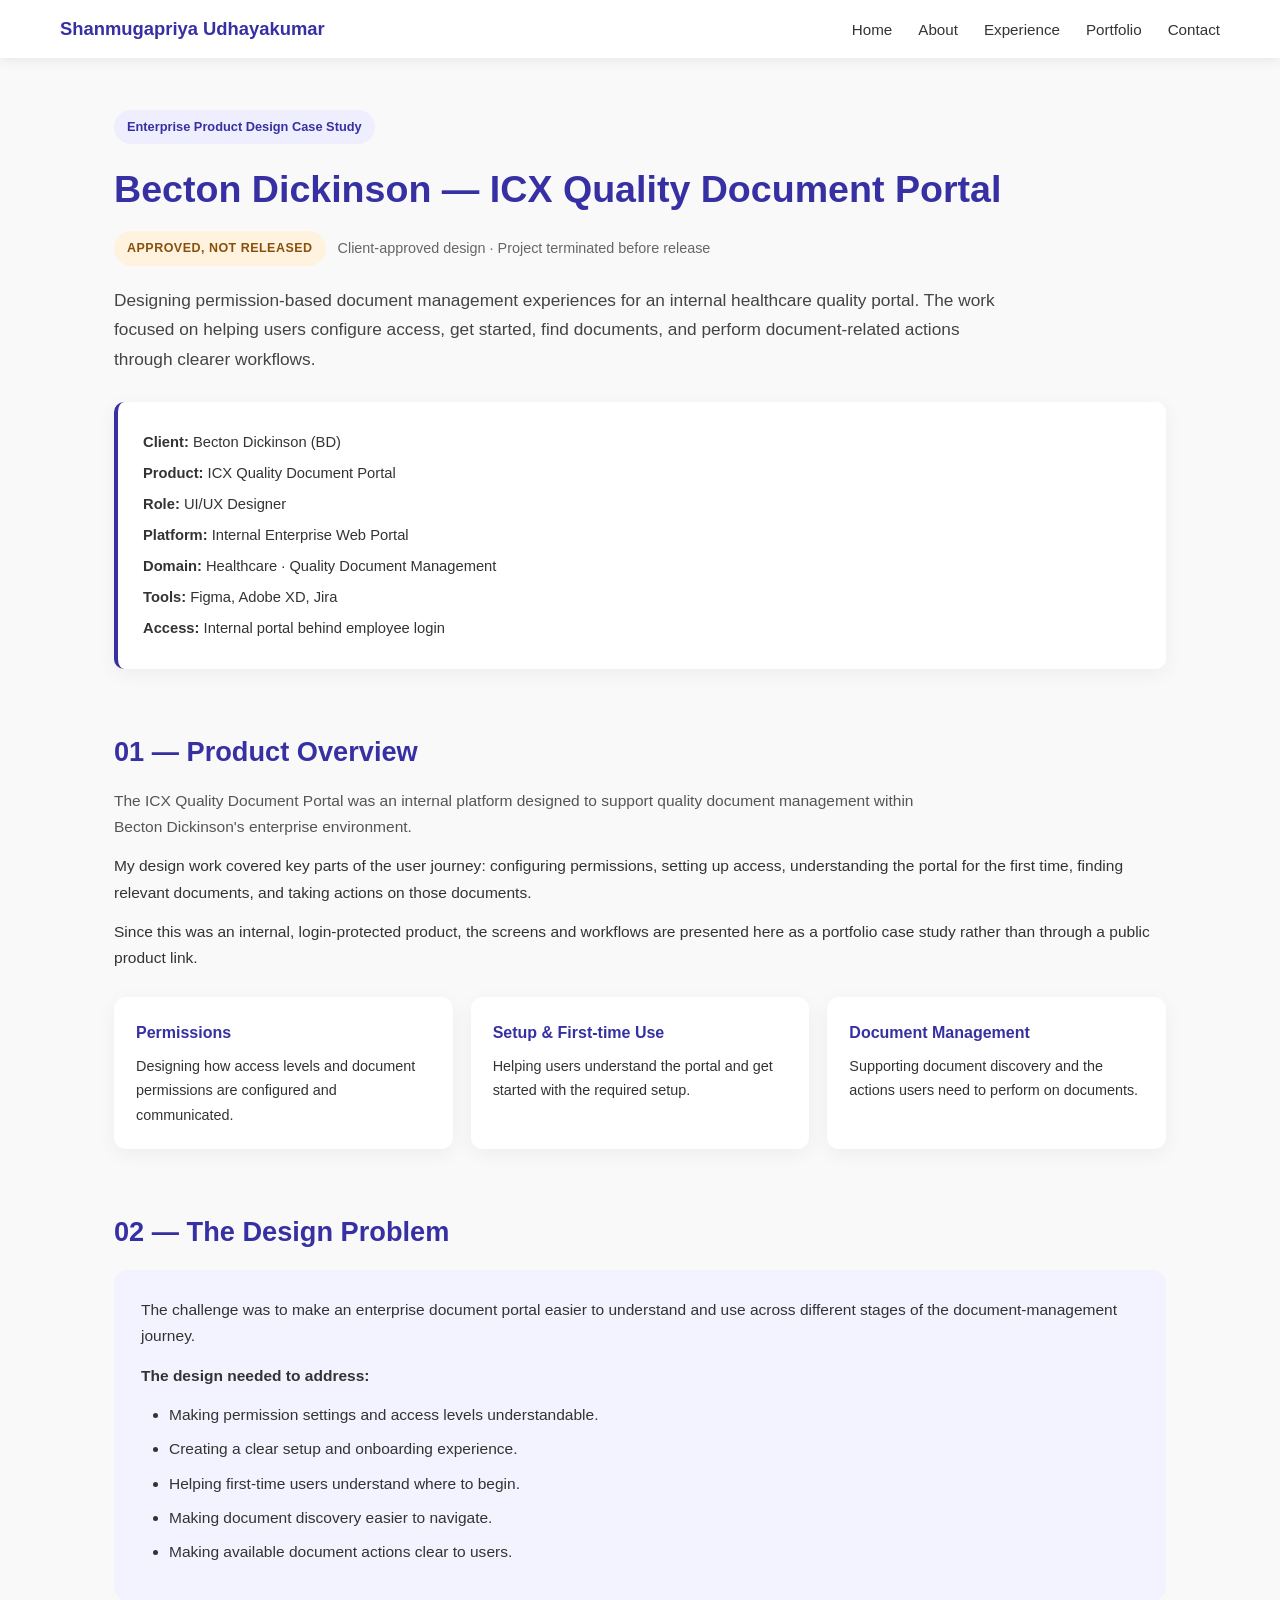
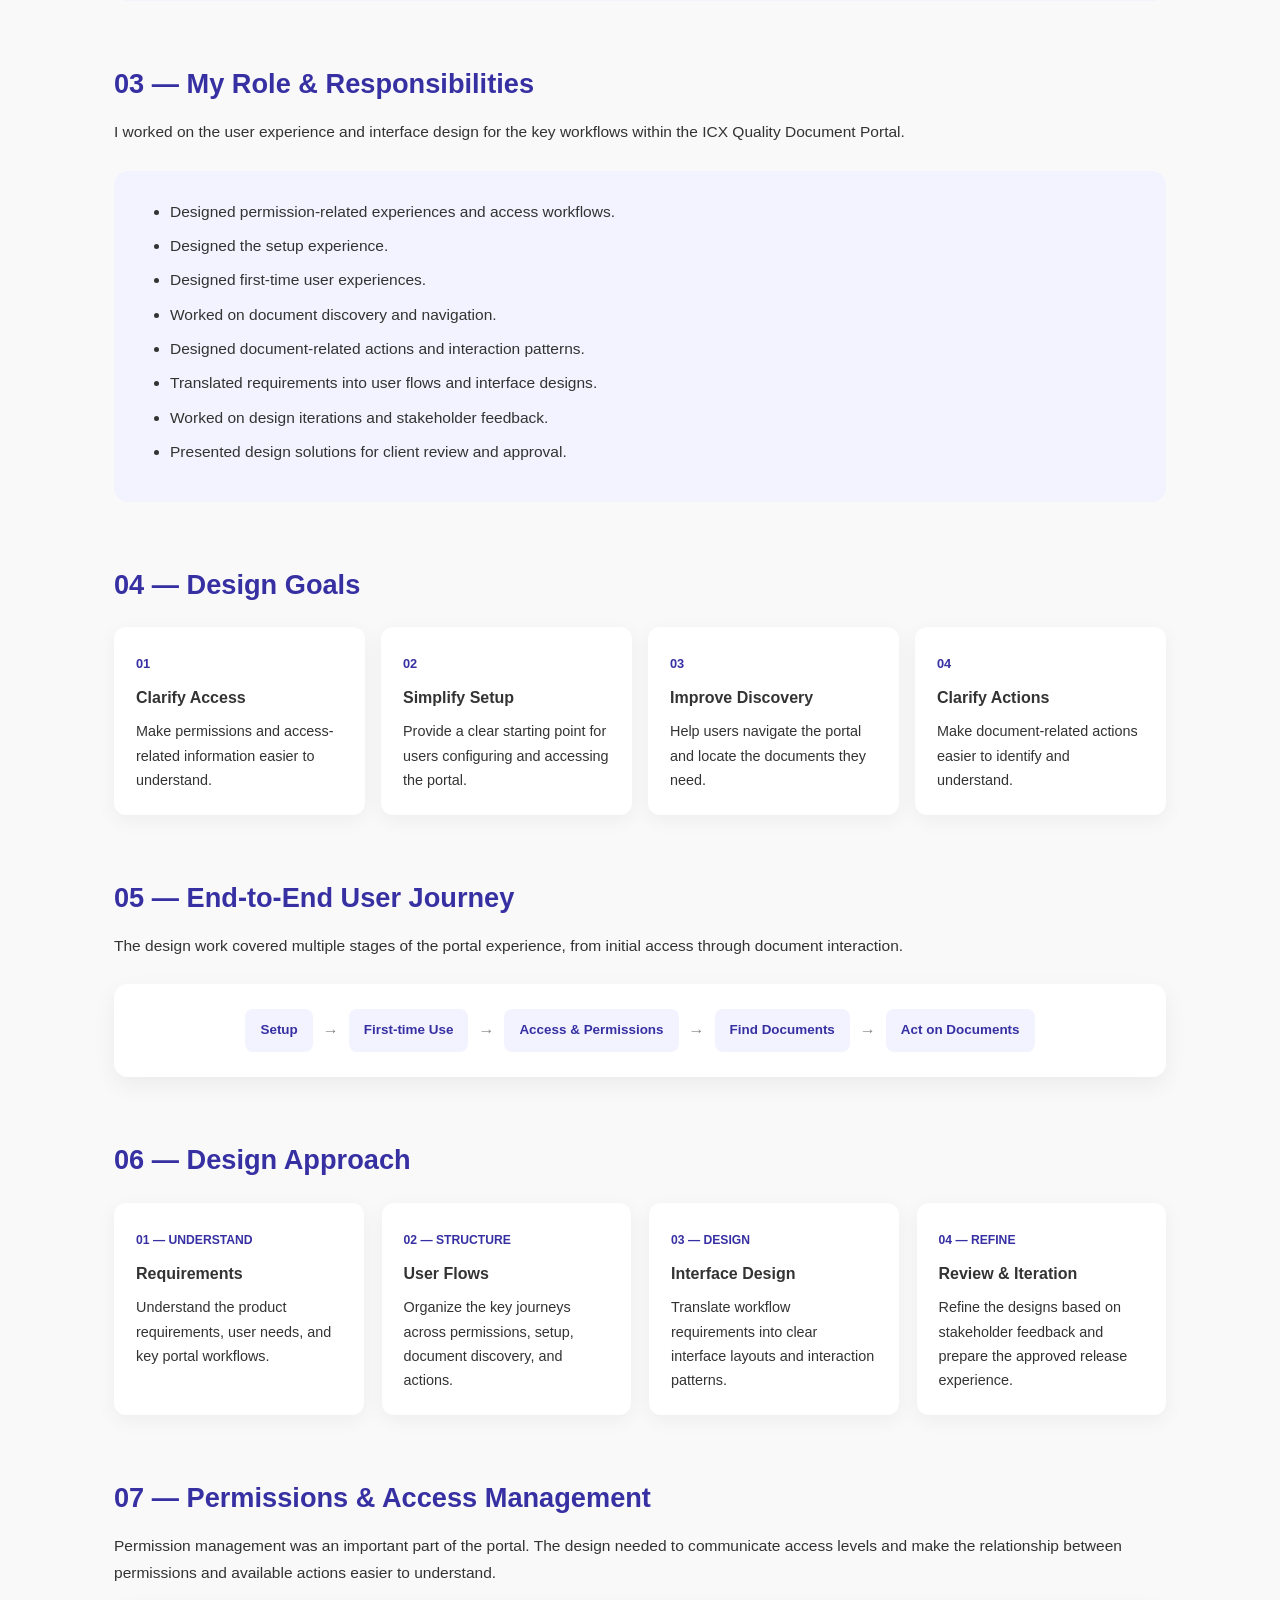
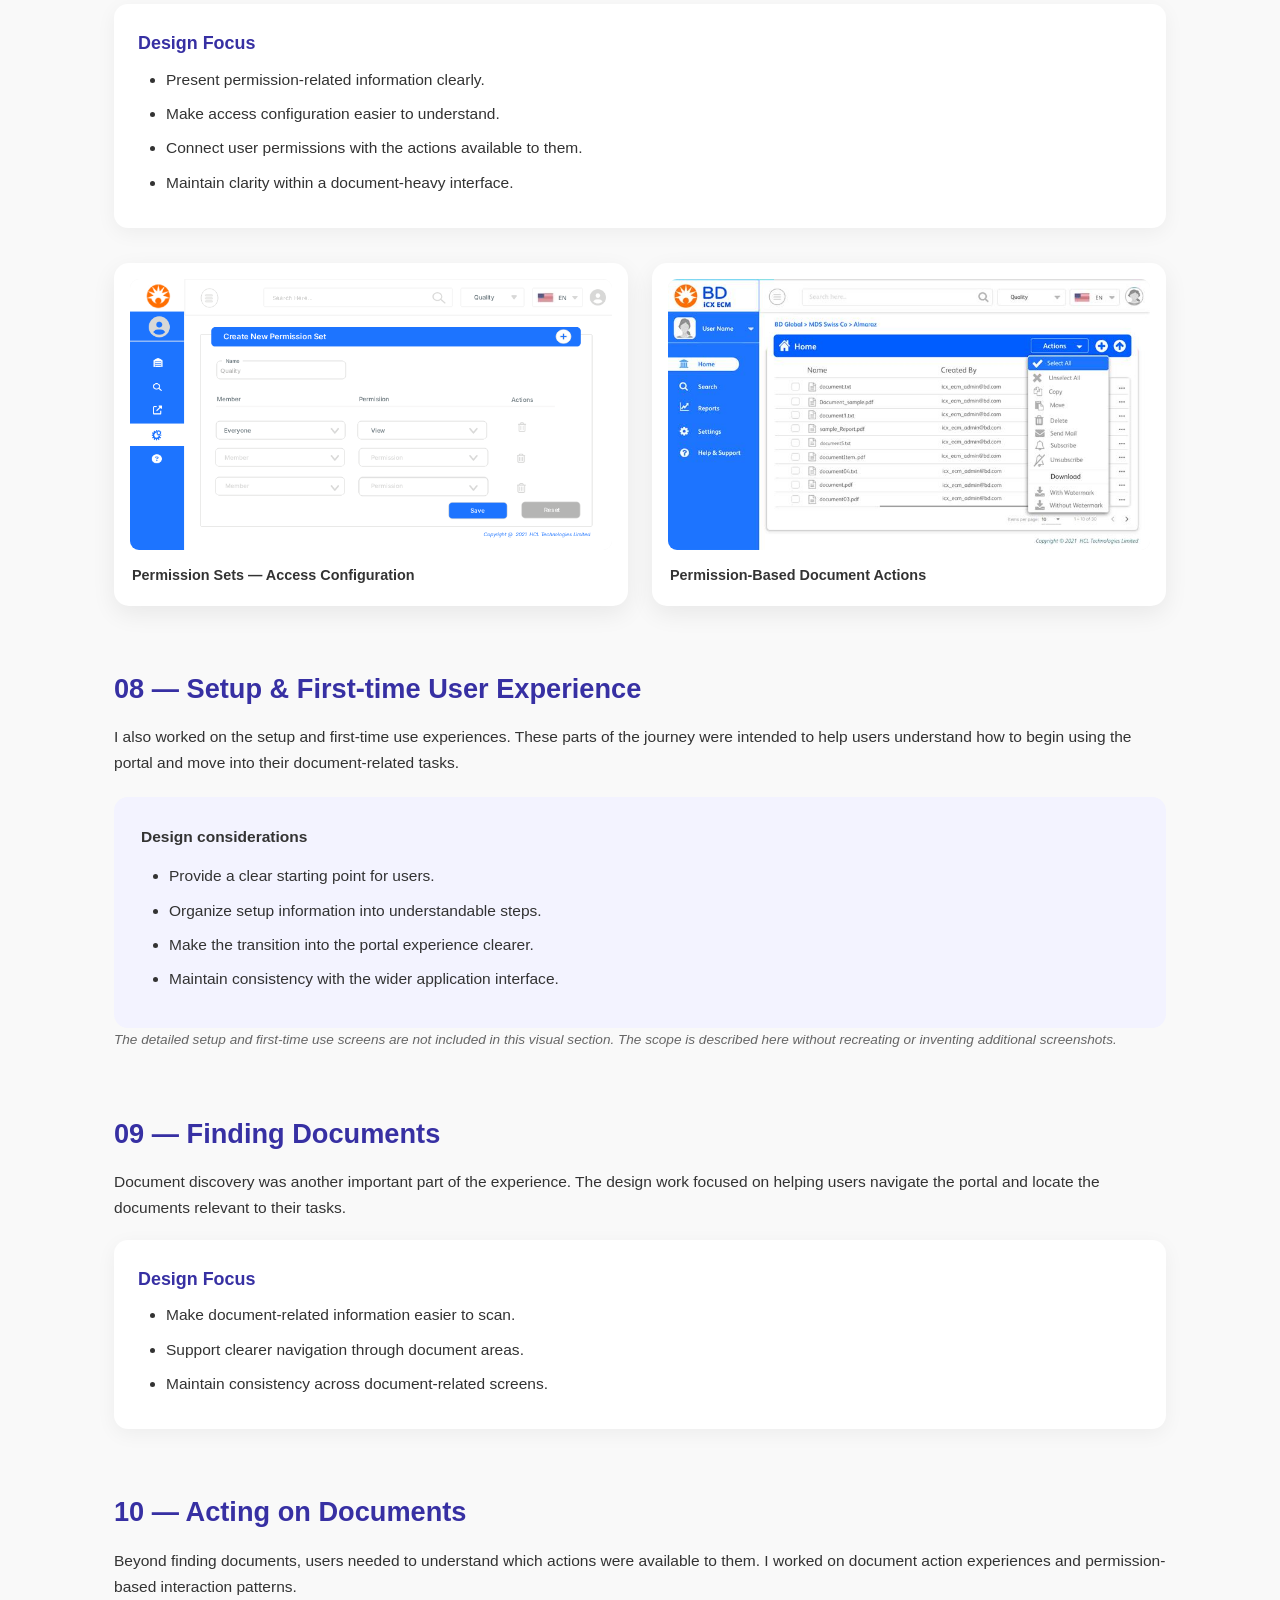
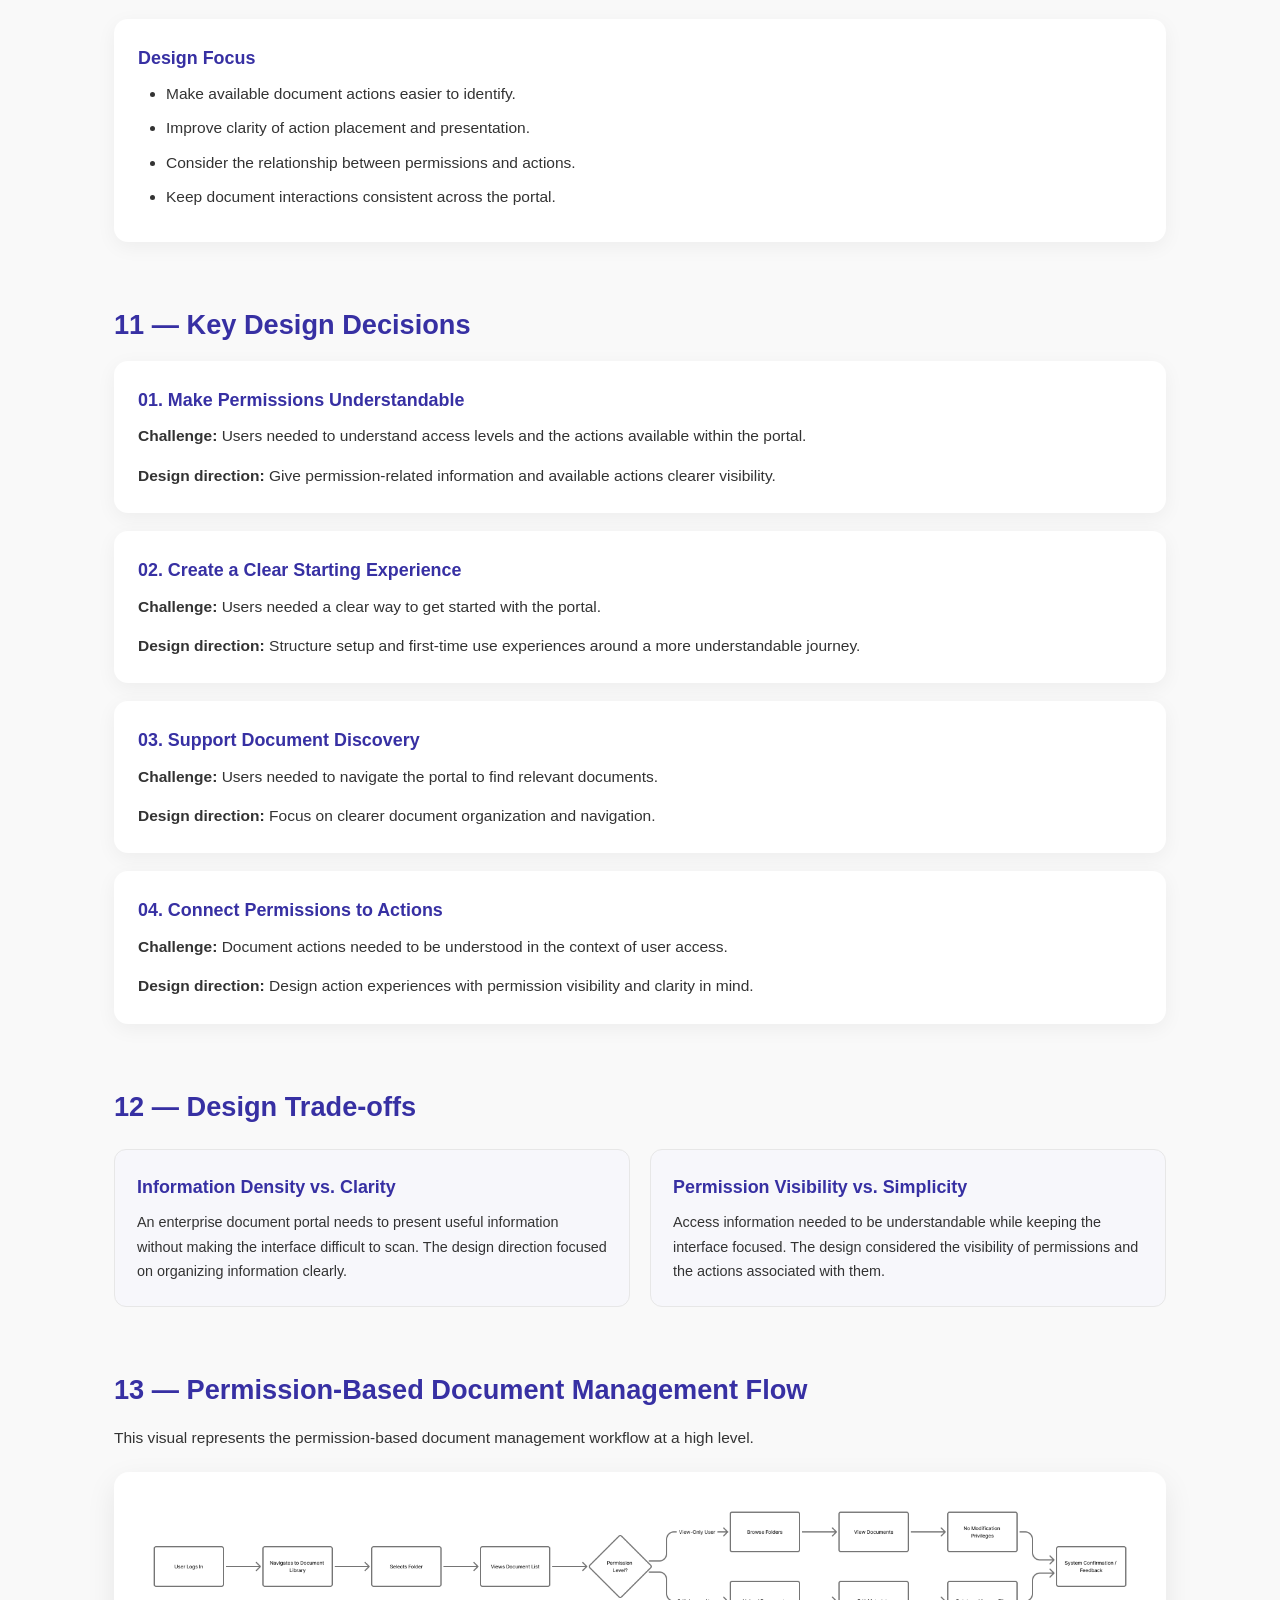
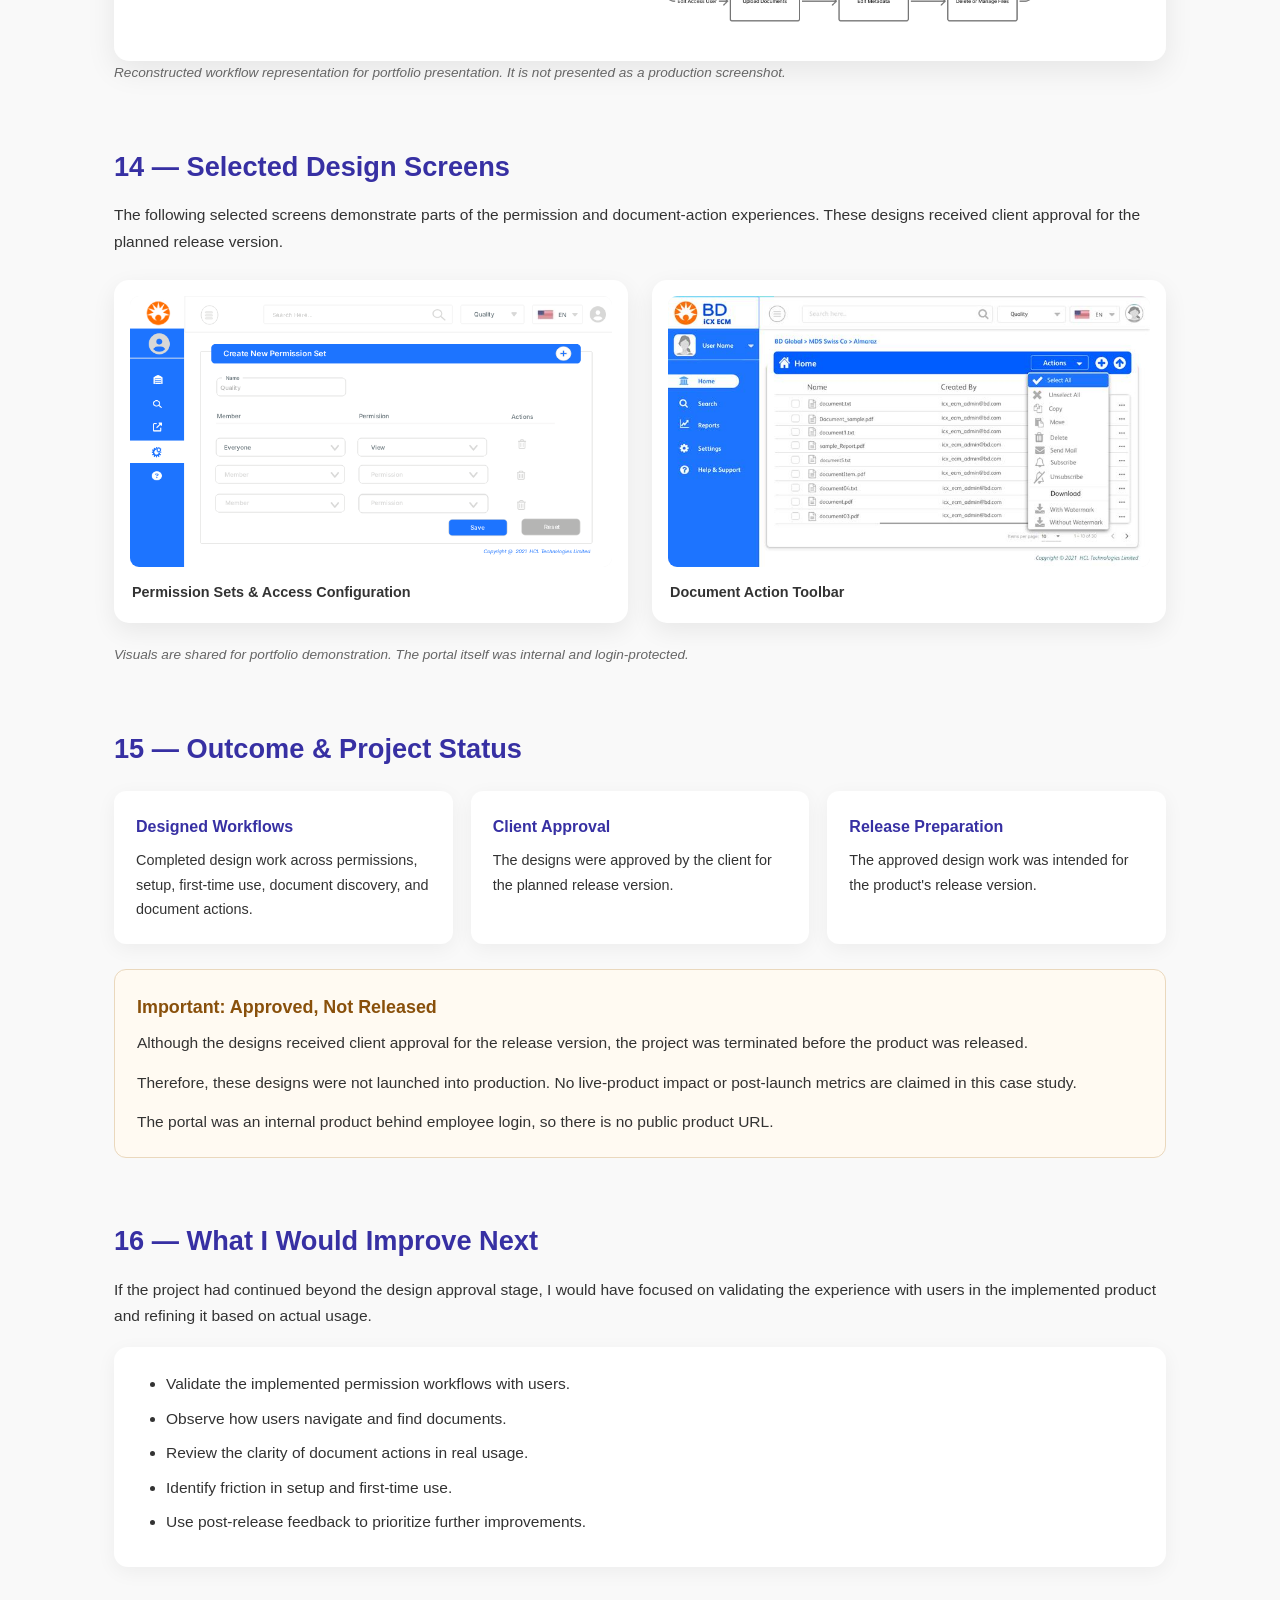
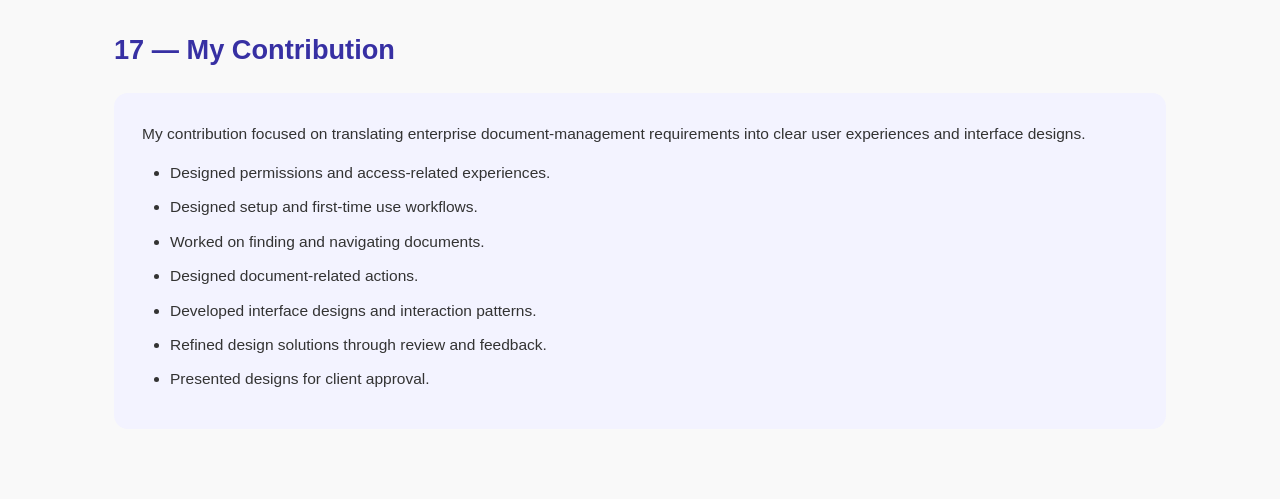
<file: projects/bd.html>
<!DOCTYPE html>
<html lang="en">
<head>
    <meta charset="UTF-8">
    <meta name="viewport" content="width=device-width, initial-scale=1.0">

    <title>Becton Dickinson | Enterprise Product Design Case Study</title>

    <link rel="stylesheet" href="../css/style.css">

    <style>
        :root {
            --bd-primary: #3730A3;
            --bd-primary-light: #f3f3ff;
            --bd-text: #333;
            --bd-muted: #666;
            --bd-border: #e7e7e7;
            --bd-surface: #fff;
        }

        * {
            box-sizing: border-box;
        }

        body {
            background: #f9f9f9;
            color: var(--bd-text);
        }

        .case-study-container {
            max-width: 1100px;
            margin: 110px auto 70px;
            padding: 0 24px;
            line-height: 1.7;
        }

        .case-study-container h1 {
            color: var(--bd-primary);
            font-size: 2.35rem;
            line-height: 1.25;
            margin: 12px 0;
        }

        .case-study-container h2 {
            margin: 65px 0 18px;
            color: var(--bd-primary);
            font-size: 1.7rem;
            line-height: 1.3;
        }

        .case-study-container h3 {
            margin-top: 25px;
            margin-bottom: 8px;
            font-size: 1.12rem;
            color: var(--bd-text);
        }

        .case-study-container p,
        .case-study-container li {
            font-size: .97rem;
            color: var(--bd-text);
        }

        .case-study-container p {
            margin-bottom: 13px;
        }

        .case-study-container ul {
            margin-left: 20px;
            padding-left: 8px;
        }

        .case-study-container li {
            margin-bottom: 8px;
        }

        .project-label {
            display: inline-block;
            background: #eeeefe;
            color: var(--bd-primary);
            padding: 6px 13px;
            border-radius: 20px;
            font-size: .8rem;
            font-weight: 700;
            margin-bottom: 10px;
        }

        .status-row {
            display: flex;
            align-items: center;
            flex-wrap: wrap;
            gap: 12px;
            margin: 18px 0;
        }

        .status {
            display: inline-block;
            padding: 7px 13px;
            border-radius: 20px;
            background: #fff2df;
            color: #89500b;
            font-size: .78rem;
            font-weight: 800;
            letter-spacing: .04em;
        }

        .status-description {
            color: var(--bd-muted);
            font-size: .9rem;
        }

        .project-intro {
            font-size: 1.08rem !important;
            max-width: 900px;
            color: #444 !important;
            margin: 20px 0 28px !important;
        }

        .project-meta {
            background: var(--bd-surface);
            border-left: 4px solid var(--bd-primary);
            padding: 22px 25px;
            border-radius: 10px;
            box-shadow: 0 5px 20px rgba(0,0,0,.05);
            margin-top: 25px;
        }

        .project-meta p {
            margin: 6px 0;
            font-size: .92rem;
        }

        .section-intro {
            max-width: 850px;
            color: #555 !important;
        }

        .problem-box,
        .highlight-box {
            background: var(--bd-primary-light);
            border-radius: 14px;
            padding: 27px;
            margin-top: 20px;
        }

        .problem-box p:last-child,
        .highlight-box p:last-child {
            margin-bottom: 0;
        }

        .context-grid {
            display: grid;
            grid-template-columns: repeat(3, minmax(0, 1fr));
            gap: 18px;
            margin-top: 25px;
        }

        .context-card,
        .goal-card,
        .process-card,
        .outcome-card {
            background: var(--bd-surface);
            padding: 22px;
            border-radius: 12px;
            box-shadow: 0 5px 20px rgba(0,0,0,.05);
        }

        .context-card h3,
        .outcome-card h3 {
            margin-top: 0;
            color: var(--bd-primary);
            font-size: 1rem;
        }

        .context-card p,
        .goal-card p,
        .process-card p,
        .outcome-card p {
            font-size: .9rem;
            margin-bottom: 0;
        }

        .goal-grid {
            display: grid;
            grid-template-columns: repeat(4, minmax(0, 1fr));
            gap: 16px;
            margin-top: 25px;
        }

        .goal-number {
            color: var(--bd-primary);
            font-size: .8rem;
            font-weight: 800;
        }

        .goal-card h3 {
            margin-top: 8px;
            font-size: 1rem;
        }

        .workflow-box {
            background: var(--bd-surface);
            border-radius: 14px;
            padding: 25px;
            box-shadow: 0 8px 25px rgba(0,0,0,.06);
            margin-top: 25px;
        }

        .workflow-steps {
            display: flex;
            align-items: center;
            justify-content: center;
            flex-wrap: wrap;
            gap: 10px;
        }

        .workflow-step {
            background: var(--bd-primary-light);
            color: var(--bd-primary);
            padding: 10px 15px;
            border-radius: 8px;
            font-size: .84rem;
            font-weight: 700;
        }

        .workflow-arrow {
            color: #888;
            font-weight: bold;
        }

        .process-grid {
            display: grid;
            grid-template-columns: repeat(4, minmax(0, 1fr));
            gap: 18px;
            margin-top: 25px;
        }

        .process-card span {
            color: var(--bd-primary);
            font-size: .76rem;
            font-weight: 800;
        }

        .process-card h3 {
            margin-top: 8px;
            font-size: 1rem;
        }

        .decision-card {
            background: var(--bd-surface);
            border-radius: 14px;
            padding: 24px;
            margin-top: 18px;
            box-shadow: 0 5px 20px rgba(0,0,0,.05);
        }

        .decision-card h3 {
            color: var(--bd-primary);
            margin-top: 0;
        }

        .decision-card p:last-child {
            margin-bottom: 0;
        }

        .decision-label {
            font-weight: 700;
        }

        .tradeoff-grid {
            display: grid;
            grid-template-columns: repeat(2, minmax(0, 1fr));
            gap: 20px;
            margin-top: 25px;
        }

        .tradeoff-card {
            background: #f7f7fb;
            padding: 22px;
            border-radius: 12px;
            border: 1px solid var(--bd-border);
        }

        .tradeoff-card h3 {
            color: var(--bd-primary);
            margin-top: 0;
        }

        .tradeoff-card p {
            font-size: .9rem;
            margin-bottom: 0;
        }

        /* Screenshot gallery */

        .bd-visuals {
            margin-top: 35px;
        }

        .bd-images {
            display: grid;
            grid-template-columns: repeat(2, minmax(0, 1fr));
            gap: 24px;
            margin-top: 25px;
            align-items: start;
        }

        .bd-card {
            background: var(--bd-surface);
            border-radius: 15px;
            padding: 16px;
            box-shadow: 0 8px 25px rgba(0,0,0,.07);
            transition: transform .25s ease, box-shadow .25s ease;
        }

        .bd-card:hover {
            transform: translateY(-4px);
            box-shadow: 0 12px 30px rgba(0,0,0,.1);
        }

        .bd-card img {
            display: block;
            width: 100%;
            height: auto;
            max-height: 430px;
            object-fit: contain;
            object-position: top center;
            border-radius: 9px;
            background: #f5f5f5;
        }

        .bd-card p {
            font-size: .9rem;
            font-weight: 650;
            margin: 13px 2px 2px;
        }

        .bd-flow {
            margin-top: 45px;
        }

        .bd-flow img {
            display: block;
            width: 100%;
            height: auto;
            border-radius: 15px;
            box-shadow: 0 10px 30px rgba(0,0,0,.08);
            margin-top: 20px;
        }

        .confidential-note {
            font-size: .85rem !important;
            color: var(--bd-muted) !important;
            font-style: italic;
        }

        .component-grid {
            display: grid;
            grid-template-columns: repeat(3, minmax(0, 1fr));
            gap: 15px;
            margin-top: 25px;
        }

        .component-item {
            background: var(--bd-surface);
            border-radius: 10px;
            padding: 17px;
            box-shadow: 0 4px 15px rgba(0,0,0,.05);
            font-size: .9rem;
            font-weight: 650;
        }

        .outcome-grid {
            display: grid;
            grid-template-columns: repeat(3, minmax(0, 1fr));
            gap: 18px;
            margin-top: 25px;
        }

        .role-box {
            background: var(--bd-primary-light);
            border-radius: 14px;
            padding: 28px;
            margin-top: 25px;
        }

        .status-box {
            border: 1px solid #ead8bd;
            background: #fffaf2;
            border-radius: 12px;
            padding: 22px;
            margin-top: 25px;
        }

        .status-box h3 {
            color: #89500b;
            margin-top: 0;
        }

        .status-box p:last-child {
            margin-bottom: 0;
        }

        @media (max-width: 900px) {
            .goal-grid,
            .process-grid {
                grid-template-columns: repeat(2, minmax(0, 1fr));
            }

            .context-grid,
            .outcome-grid {
                grid-template-columns: repeat(2, minmax(0, 1fr));
            }
        }

        @media (max-width: 768px) {
            .case-study-container {
                margin-top: 95px;
                padding: 0 18px;
            }

            .case-study-container h1 {
                font-size: 1.8rem;
            }

            .case-study-container h2 {
                font-size: 1.45rem;
                margin-top: 50px;
            }

            .bd-images,
            .tradeoff-grid {
                grid-template-columns: 1fr;
            }

            .bd-card img {
                max-height: none;
            }

            .workflow-steps {
                flex-direction: column;
            }

            .workflow-arrow {
                transform: rotate(90deg);
            }
        }

        @media (max-width: 520px) {
            .context-grid,
            .goal-grid,
            .process-grid,
            .component-grid,
            .outcome-grid {
                grid-template-columns: 1fr;
            }

            .project-meta,
            .problem-box,
            .highlight-box,
            .role-box {
                padding: 20px;
            }
        }
    </style>
</head>

<body>

<!-- NAVIGATION -->

<header class="cs-navbar">
    <div class="cs-nav-wrapper">

        <div class="cs-logo">
            Shanmugapriya <span>Udhayakumar</span>
        </div>

        <input type="checkbox" id="cs-menu-toggle">

        <label for="cs-menu-toggle" class="cs-hamburger">
            <span></span>
            <span></span>
            <span></span>
        </label>

        <nav class="cs-nav-links">
            <a href="../index.html#home">Home</a>
            <a href="../index.html#about">About</a>
            <a href="../index.html#experience">Experience</a>
            <a href="../index.html#portfolio">Portfolio</a>
            <a href="../index.html#contact">Contact</a>
        </nav>

    </div>
</header>


<main class="case-study-container">

    <!-- HERO -->

    <span class="project-label">
        Enterprise Product Design Case Study
    </span>

    <h1>Becton Dickinson — ICX Quality Document Portal</h1>

    <div class="status-row">
        <span class="status">APPROVED, NOT RELEASED</span>
        <span class="status-description">
            Client-approved design · Project terminated before release
        </span>
    </div>

    <p class="project-intro">
        Designing permission-based document management experiences
        for an internal healthcare quality portal. The work focused on
        helping users configure access, get started, find documents,
        and perform document-related actions through clearer workflows.
    </p>

    <div class="project-meta">
        <p><strong>Client:</strong> Becton Dickinson (BD)</p>
        <p><strong>Product:</strong> ICX Quality Document Portal</p>
        <p><strong>Role:</strong> UI/UX Designer</p>
        <p><strong>Platform:</strong> Internal Enterprise Web Portal</p>
        <p><strong>Domain:</strong> Healthcare · Quality Document Management</p>
        <p><strong>Tools:</strong> Figma, Adobe XD, Jira</p>
        <p><strong>Access:</strong> Internal portal behind employee login</p>
    </div>


    <!-- 01 PRODUCT OVERVIEW -->

    <section>
        <h2>01 — Product Overview</h2>

        <p class="section-intro">
            The ICX Quality Document Portal was an internal platform
            designed to support quality document management within
            Becton Dickinson's enterprise environment.
        </p>

        <p>
            My design work covered key parts of the user journey:
            configuring permissions, setting up access, understanding
            the portal for the first time, finding relevant documents,
            and taking actions on those documents.
        </p>

        <p>
            Since this was an internal, login-protected product,
            the screens and workflows are presented here as a
            portfolio case study rather than through a public product link.
        </p>

        <div class="context-grid">

            <div class="context-card">
                <h3>Permissions</h3>
                <p>
                    Designing how access levels and document permissions
                    are configured and communicated.
                </p>
            </div>

            <div class="context-card">
                <h3>Setup & First-time Use</h3>
                <p>
                    Helping users understand the portal and get started
                    with the required setup.
                </p>
            </div>

            <div class="context-card">
                <h3>Document Management</h3>
                <p>
                    Supporting document discovery and the actions
                    users need to perform on documents.
                </p>
            </div>

        </div>
    </section>


    <!-- 02 PROBLEM -->

    <section>
        <h2>02 — The Design Problem</h2>

        <div class="problem-box">
            <p>
                The challenge was to make an enterprise document portal
                easier to understand and use across different stages
                of the document-management journey.
            </p>

            <p><strong>The design needed to address:</strong></p>

            <ul>
                <li>Making permission settings and access levels understandable.</li>
                <li>Creating a clear setup and onboarding experience.</li>
                <li>Helping first-time users understand where to begin.</li>
                <li>Making document discovery easier to navigate.</li>
                <li>Making available document actions clear to users.</li>
            </ul>
        </div>
    </section>


    <!-- 03 MY ROLE -->

    <section>
        <h2>03 — My Role & Responsibilities</h2>

        <p>
            I worked on the user experience and interface design
            for the key workflows within the ICX Quality Document Portal.
        </p>

        <div class="role-box">
            <ul>
                <li>Designed permission-related experiences and access workflows.</li>
                <li>Designed the setup experience.</li>
                <li>Designed first-time user experiences.</li>
                <li>Worked on document discovery and navigation.</li>
                <li>Designed document-related actions and interaction patterns.</li>
                <li>Translated requirements into user flows and interface designs.</li>
                <li>Worked on design iterations and stakeholder feedback.</li>
                <li>Presented design solutions for client review and approval.</li>
            </ul>
        </div>
    </section>


    <!-- 04 DESIGN GOALS -->

    <section>
        <h2>04 — Design Goals</h2>

        <div class="goal-grid">

            <div class="goal-card">
                <span class="goal-number">01</span>
                <h3>Clarify Access</h3>
                <p>
                    Make permissions and access-related information
                    easier to understand.
                </p>
            </div>

            <div class="goal-card">
                <span class="goal-number">02</span>
                <h3>Simplify Setup</h3>
                <p>
                    Provide a clear starting point for users
                    configuring and accessing the portal.
                </p>
            </div>

            <div class="goal-card">
                <span class="goal-number">03</span>
                <h3>Improve Discovery</h3>
                <p>
                    Help users navigate the portal and locate
                    the documents they need.
                </p>
            </div>

            <div class="goal-card">
                <span class="goal-number">04</span>
                <h3>Clarify Actions</h3>
                <p>
                    Make document-related actions easier to identify
                    and understand.
                </p>
            </div>

        </div>
    </section>


    <!-- 05 WORKFLOW -->

    <section>
        <h2>05 — End-to-End User Journey</h2>

        <p>
            The design work covered multiple stages of the portal
            experience, from initial access through document interaction.
        </p>

        <div class="workflow-box">
            <div class="workflow-steps">

                <span class="workflow-step">Setup</span>
                <span class="workflow-arrow">→</span>

                <span class="workflow-step">First-time Use</span>
                <span class="workflow-arrow">→</span>

                <span class="workflow-step">Access & Permissions</span>
                <span class="workflow-arrow">→</span>

                <span class="workflow-step">Find Documents</span>
                <span class="workflow-arrow">→</span>

                <span class="workflow-step">Act on Documents</span>

            </div>
        </div>
    </section>


    <!-- 06 DESIGN APPROACH -->

    <section>
        <h2>06 — Design Approach</h2>

        <div class="process-grid">

            <div class="process-card">
                <span>01 — UNDERSTAND</span>
                <h3>Requirements</h3>
                <p>
                    Understand the product requirements, user needs,
                    and key portal workflows.
                </p>
            </div>

            <div class="process-card">
                <span>02 — STRUCTURE</span>
                <h3>User Flows</h3>
                <p>
                    Organize the key journeys across permissions,
                    setup, document discovery, and actions.
                </p>
            </div>

            <div class="process-card">
                <span>03 — DESIGN</span>
                <h3>Interface Design</h3>
                <p>
                    Translate workflow requirements into clear
                    interface layouts and interaction patterns.
                </p>
            </div>

            <div class="process-card">
                <span>04 — REFINE</span>
                <h3>Review & Iteration</h3>
                <p>
                    Refine the designs based on stakeholder feedback
                    and prepare the approved release experience.
                </p>
            </div>

        </div>
    </section>


    <!-- 07 PERMISSIONS -->

    <section>
        <h2>07 — Permissions & Access Management</h2>

        <p>
            Permission management was an important part of the portal.
            The design needed to communicate access levels and make
            the relationship between permissions and available actions
            easier to understand.
        </p>

        <div class="decision-card">
            <h3>Design Focus</h3>

            <ul>
                <li>Present permission-related information clearly.</li>
                <li>Make access configuration easier to understand.</li>
                <li>Connect user permissions with the actions available to them.</li>
                <li>Maintain clarity within a document-heavy interface.</li>
            </ul>
        </div>

        <div class="bd-visuals">
            <div class="bd-images">

                <div class="bd-card">
                    <img
                        src="../images/BDPermissionSets.png"
                        alt="BD permission sets and access configuration screen"
                        loading="lazy"
                    >
                    <p>Permission Sets — Access Configuration</p>
                </div>

                <div class="bd-card">
                    <img
                        src="../images/BD_inner_ActionDropdownNew.png"
                        alt="BD document action toolbar showing available actions"
                        loading="lazy"
                    >
                    <p>Permission-Based Document Actions</p>
                </div>

            </div>
        </div>
    </section>


    <!-- 08 SETUP AND FIRST TIME USE -->

    <section>
        <h2>08 — Setup & First-time User Experience</h2>

        <p>
            I also worked on the setup and first-time use experiences.
            These parts of the journey were intended to help users
            understand how to begin using the portal and move into
            their document-related tasks.
        </p>

        <div class="highlight-box">
            <p><strong>Design considerations</strong></p>
            <ul>
                <li>Provide a clear starting point for users.</li>
                <li>Organize setup information into understandable steps.</li>
                <li>Make the transition into the portal experience clearer.</li>
                <li>Maintain consistency with the wider application interface.</li>
            </ul>
        </div>

        <p class="confidential-note">
            The detailed setup and first-time use screens are not included
            in this visual section. The scope is described here without
            recreating or inventing additional screenshots.
        </p>
    </section>


    <!-- 09 DOCUMENT DISCOVERY -->

    <section>
        <h2>09 — Finding Documents</h2>

        <p>
            Document discovery was another important part of the
            experience. The design work focused on helping users
            navigate the portal and locate the documents relevant
            to their tasks.
        </p>

        <div class="decision-card">
            <h3>Design Focus</h3>
            <ul>
                <li>Make document-related information easier to scan.</li>
                <li>Support clearer navigation through document areas.</li>
                <li>Maintain consistency across document-related screens.</li>
            </ul>
        </div>
    </section>


    <!-- 10 DOCUMENT ACTIONS -->

    <section>
        <h2>10 — Acting on Documents</h2>

        <p>
            Beyond finding documents, users needed to understand
            which actions were available to them. I worked on
            document action experiences and permission-based
            interaction patterns.
        </p>

        <div class="decision-card">
            <h3>Design Focus</h3>
            <ul>
                <li>Make available document actions easier to identify.</li>
                <li>Improve clarity of action placement and presentation.</li>
                <li>Consider the relationship between permissions and actions.</li>
                <li>Keep document interactions consistent across the portal.</li>
            </ul>
        </div>
    </section>


    <!-- 11 KEY DESIGN DECISIONS -->

    <section>
        <h2>11 — Key Design Decisions</h2>

        <div class="decision-card">
            <h3>01. Make Permissions Understandable</h3>

            <p>
                <span class="decision-label">Challenge:</span>
                Users needed to understand access levels and the
                actions available within the portal.
            </p>

            <p>
                <span class="decision-label">Design direction:</span>
                Give permission-related information and available
                actions clearer visibility.
            </p>
        </div>

        <div class="decision-card">
            <h3>02. Create a Clear Starting Experience</h3>

            <p>
                <span class="decision-label">Challenge:</span>
                Users needed a clear way to get started with the portal.
            </p>

            <p>
                <span class="decision-label">Design direction:</span>
                Structure setup and first-time use experiences
                around a more understandable journey.
            </p>
        </div>

        <div class="decision-card">
            <h3>03. Support Document Discovery</h3>

            <p>
                <span class="decision-label">Challenge:</span>
                Users needed to navigate the portal to find relevant documents.
            </p>

            <p>
                <span class="decision-label">Design direction:</span>
                Focus on clearer document organization and navigation.
            </p>
        </div>

        <div class="decision-card">
            <h3>04. Connect Permissions to Actions</h3>

            <p>
                <span class="decision-label">Challenge:</span>
                Document actions needed to be understood in the context
                of user access.
            </p>

            <p>
                <span class="decision-label">Design direction:</span>
                Design action experiences with permission visibility
                and clarity in mind.
            </p>
        </div>
    </section>


    <!-- 12 DESIGN TRADE OFFS -->

    <section>
        <h2>12 — Design Trade-offs</h2>

        <div class="tradeoff-grid">

            <div class="tradeoff-card">
                <h3>Information Density vs. Clarity</h3>
                <p>
                    An enterprise document portal needs to present
                    useful information without making the interface
                    difficult to scan. The design direction focused
                    on organizing information clearly.
                </p>
            </div>

            <div class="tradeoff-card">
                <h3>Permission Visibility vs. Simplicity</h3>
                <p>
                    Access information needed to be understandable
                    while keeping the interface focused. The design
                    considered the visibility of permissions and
                    the actions associated with them.
                </p>
            </div>

        </div>
    </section>


    <!-- 13 WORKFLOW VISUAL -->

    <section class="bd-flow">
        <h2>13 — Permission-Based Document Management Flow</h2>

        <p>
            This visual represents the permission-based document
            management workflow at a high level.
        </p>

        <img
            src="../images/UserPermissionBasedDocumentManagementFlow.png"
            alt="Reconstructed permission-based document management workflow"
            loading="lazy"
        >

        <p class="confidential-note">
            Reconstructed workflow representation for portfolio presentation.
            It is not presented as a production screenshot.
        </p>
    </section>


   


    <!-- 14 FINAL DESIGNS -->

    <section class="bd-visuals">
        <h2>14 — Selected Design Screens</h2>

        <p>
            The following selected screens demonstrate parts of
            the permission and document-action experiences.
            These designs received client approval for the planned
            release version.
        </p>

        <div class="bd-images">

            <div class="bd-card">
                <img
                    src="../images/BDPermissionSets.png"
                    alt="Becton Dickinson permission configuration design"
                    loading="lazy"
                >
                <p>Permission Sets & Access Configuration</p>
            </div>

            <div class="bd-card">
                <img
                    src="../images/BD_inner_ActionDropdownNew.png"
                    alt="Becton Dickinson document action dropdown design"
                    loading="lazy"
                >
                <p>Document Action Toolbar</p>
            </div>

        </div>

        <p class="confidential-note" style="margin-top:20px;">
            Visuals are shared for portfolio demonstration.
            The portal itself was internal and login-protected.
        </p>
    </section>


    <!-- 15 OUTCOME -->

    <section>
        <h2>15 — Outcome & Project Status</h2>

        <div class="outcome-grid">

            <div class="outcome-card">
                <h3>Designed Workflows</h3>
                <p>
                    Completed design work across permissions,
                    setup, first-time use, document discovery,
                    and document actions.
                </p>
            </div>

            <div class="outcome-card">
                <h3>Client Approval</h3>
                <p>
                    The designs were approved by the client
                    for the planned release version.
                </p>
            </div>

            <div class="outcome-card">
                <h3>Release Preparation</h3>
                <p>
                    The approved design work was intended
                    for the product's release version.
                </p>
            </div>

        </div>

        <div class="status-box">
            <h3>Important: Approved, Not Released</h3>

            <p>
                Although the designs received client approval
                for the release version, the project was terminated
                before the product was released.
            </p>

            <p>
                Therefore, these designs were not launched
                into production. No live-product impact or
                post-launch metrics are claimed in this case study.
            </p>

            <p>
                The portal was an internal product behind employee login,
                so there is no public product URL.
            </p>
        </div>
    </section>


    <!-- 16 WHAT I WOULD IMPROVE -->

    <section>
        <h2>16 — What I Would Improve Next</h2>

        <p>
            If the project had continued beyond the design approval stage,
            I would have focused on validating the experience with users
            in the implemented product and refining it based on actual usage.
        </p>

        <div class="decision-card">
            <ul>
                <li>Validate the implemented permission workflows with users.</li>
                <li>Observe how users navigate and find documents.</li>
                <li>Review the clarity of document actions in real usage.</li>
                <li>Identify friction in setup and first-time use.</li>
                <li>Use post-release feedback to prioritize further improvements.</li>
            </ul>
        </div>
    </section>


    <!-- 17 MY CONTRIBUTION -->

    <section>
        <h2>17 — My Contribution</h2>

        <div class="role-box">
            <p>
                My contribution focused on translating enterprise
                document-management requirements into clear user
                experiences and interface designs.
            </p>

            <ul>
                <li>Designed permissions and access-related experiences.</li>
                <li>Designed setup and first-time use workflows.</li>
                <li>Worked on finding and navigating documents.</li>
                <li>Designed document-related actions.</li>
                <li>Developed interface designs and interaction patterns.</li>
                <li>Refined design solutions through review and feedback.</li>
                <li>Presented designs for client approval.</li>
            </ul>
        </div>
    </section>


</main>

</body>
</html>
</file>
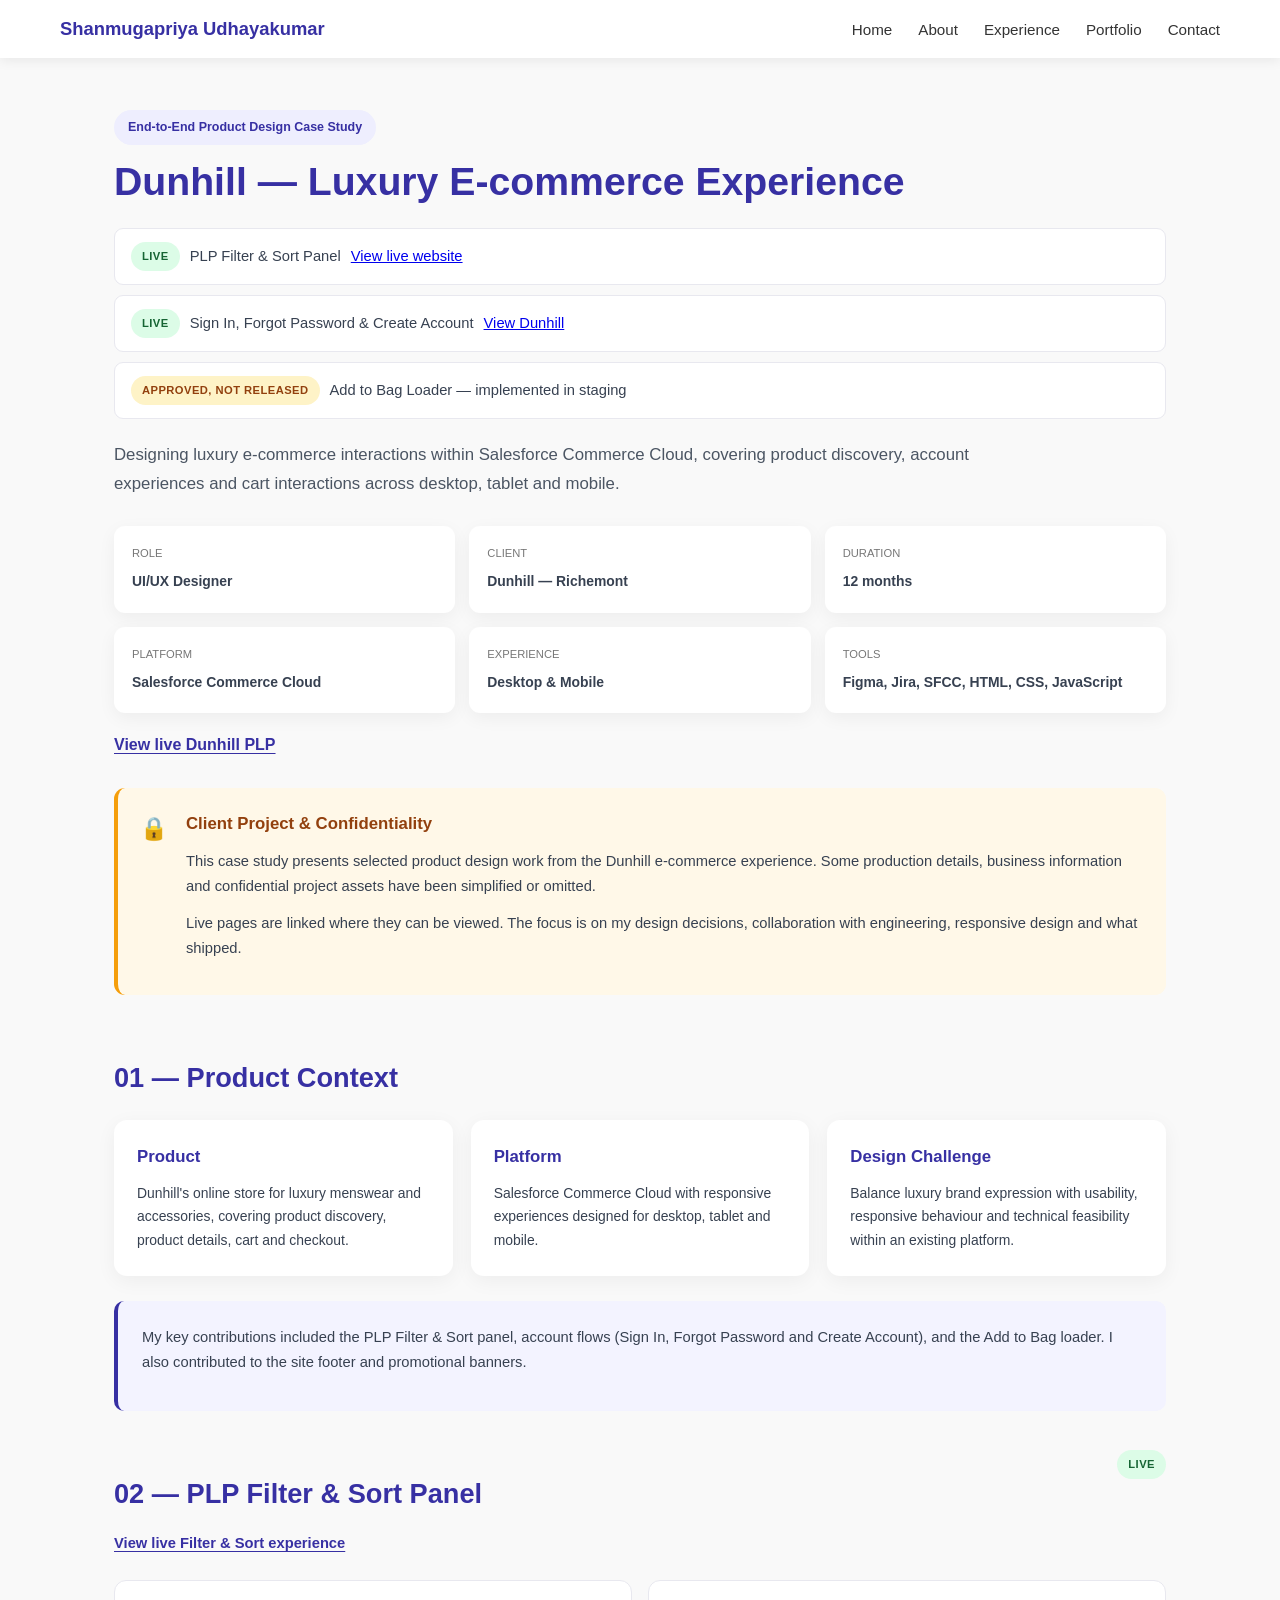
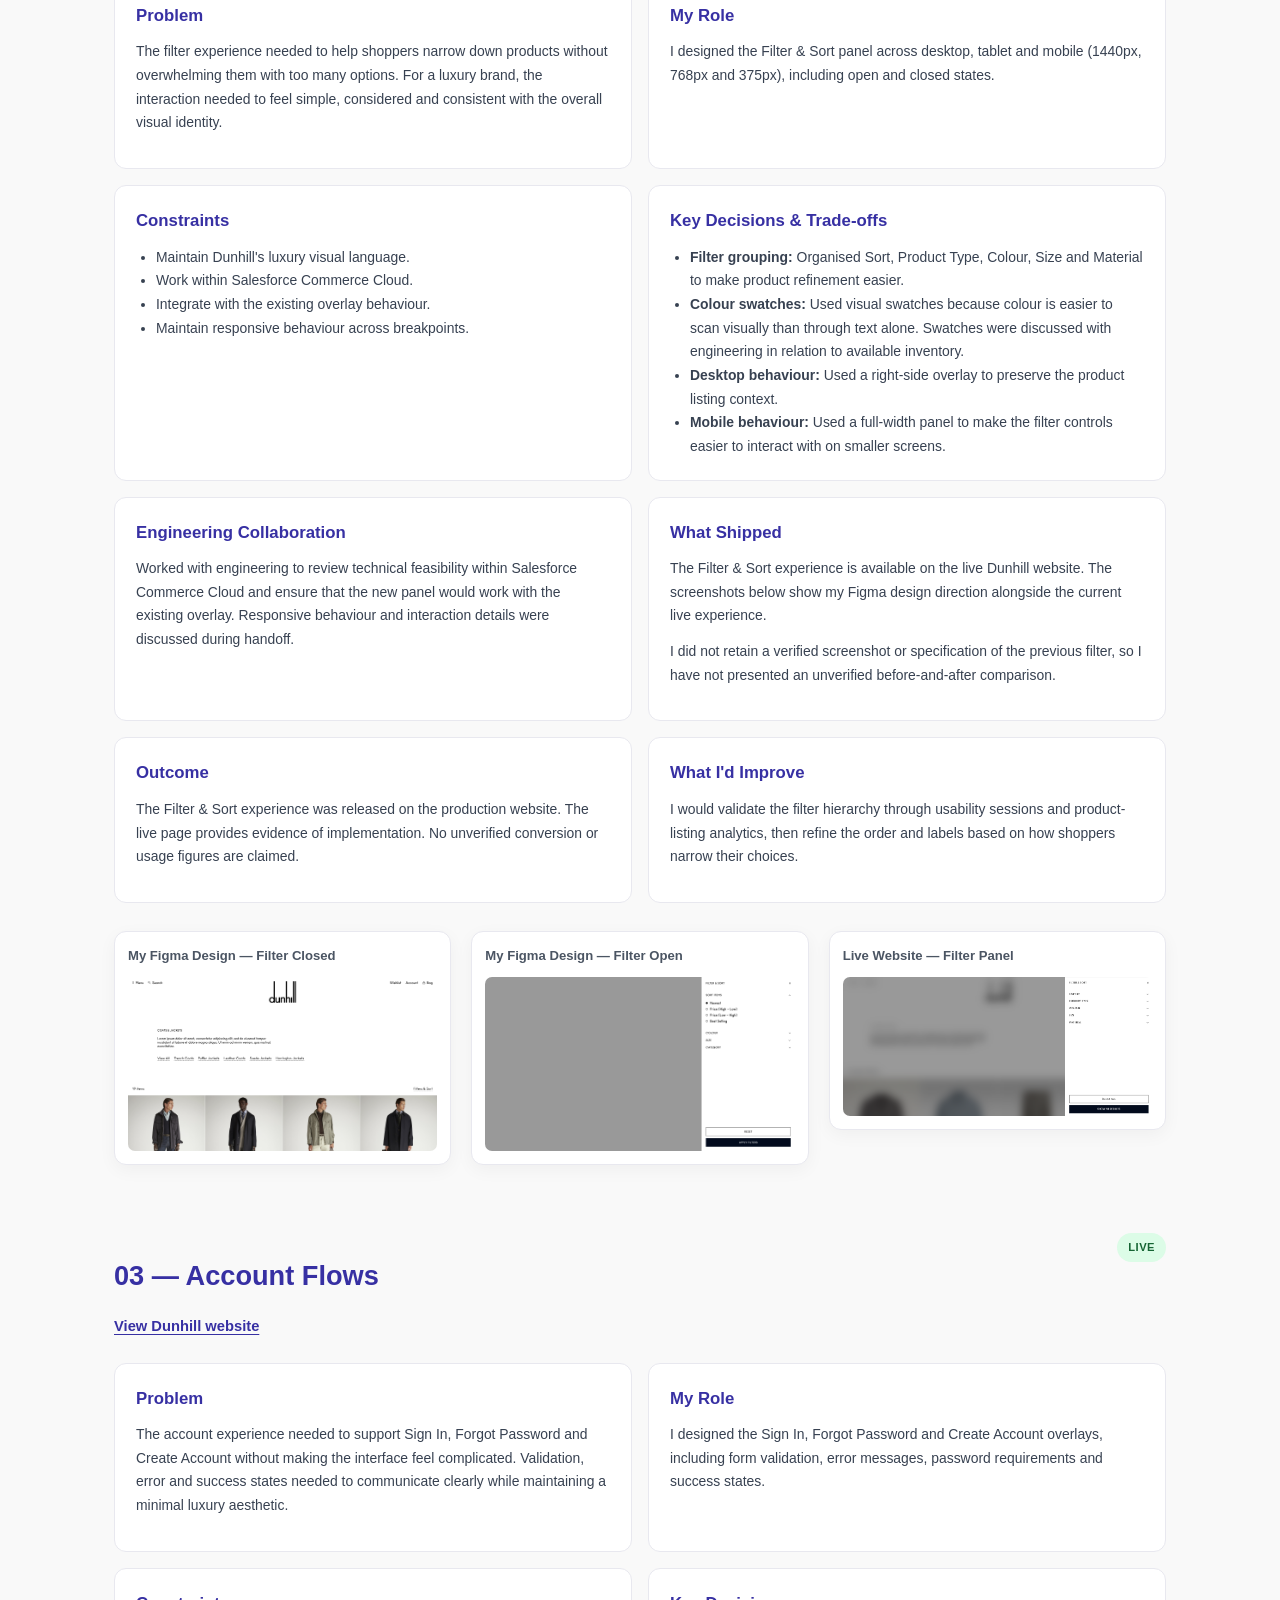
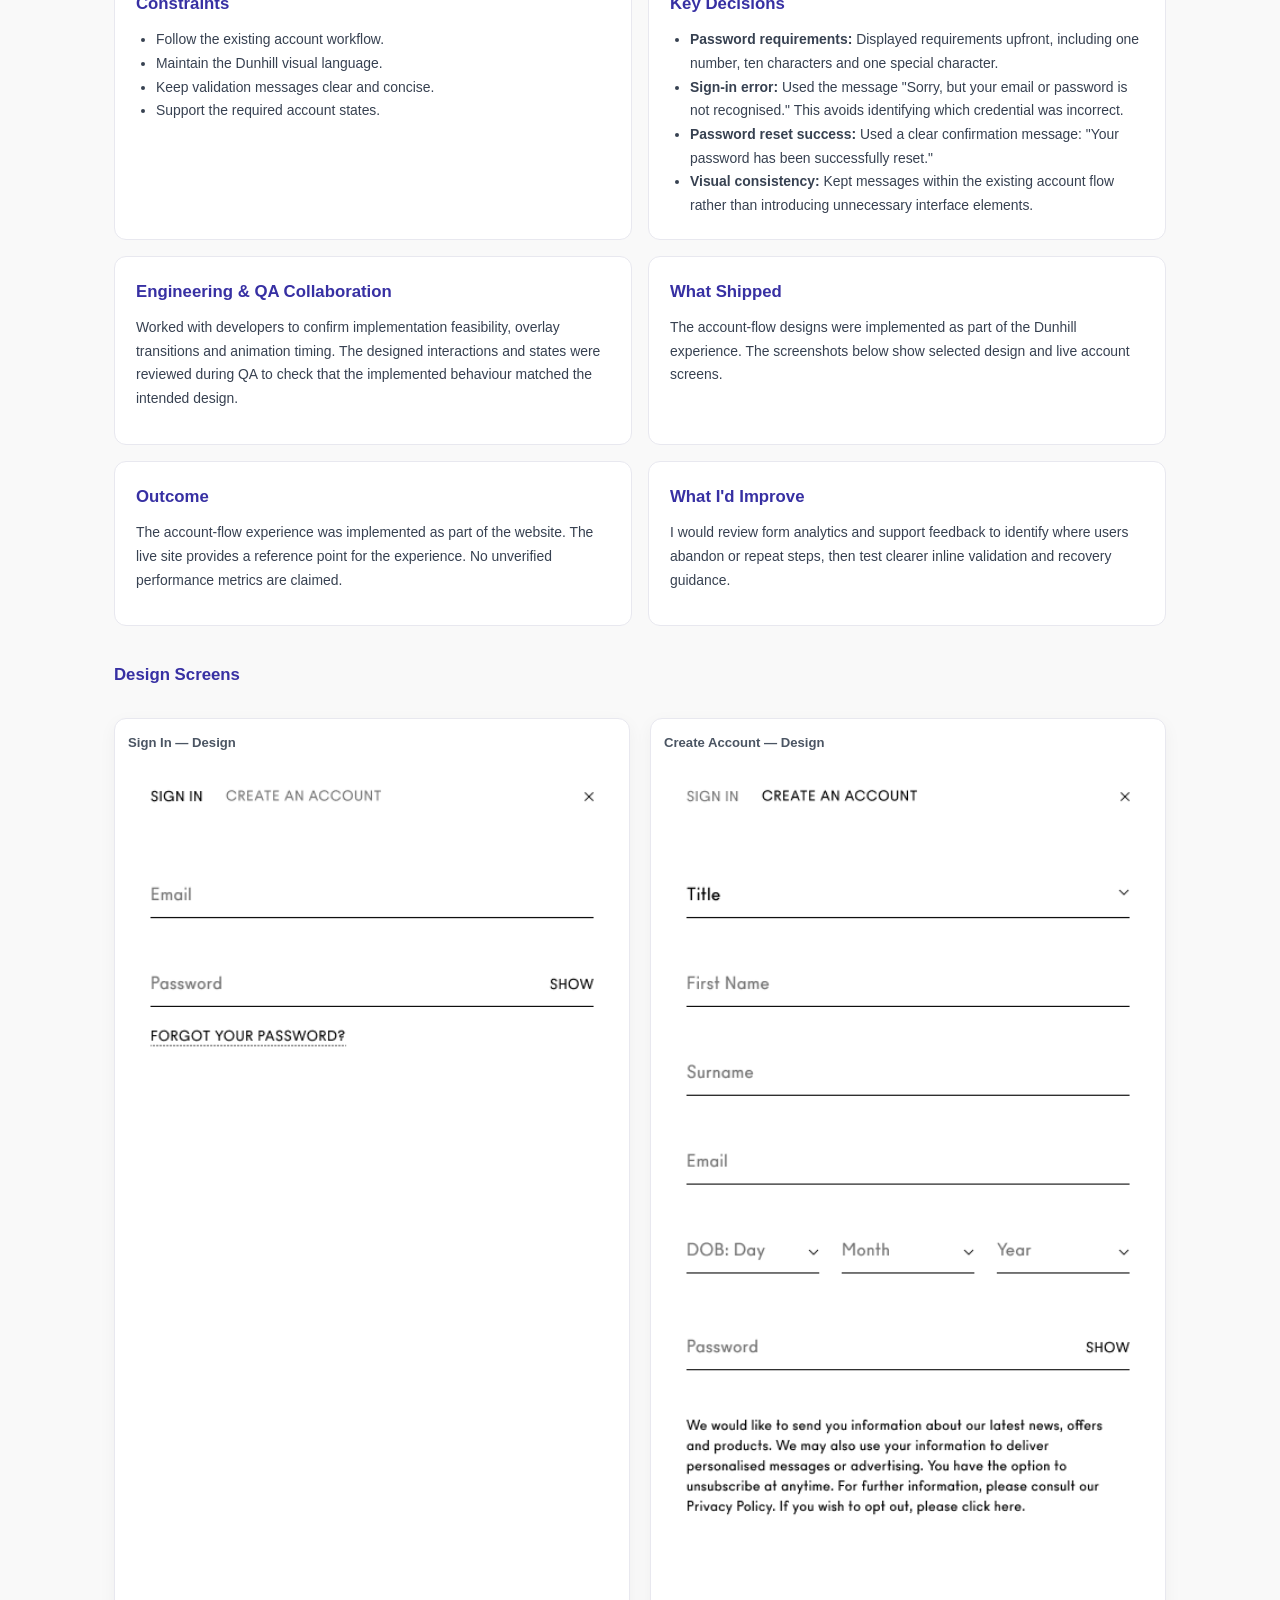
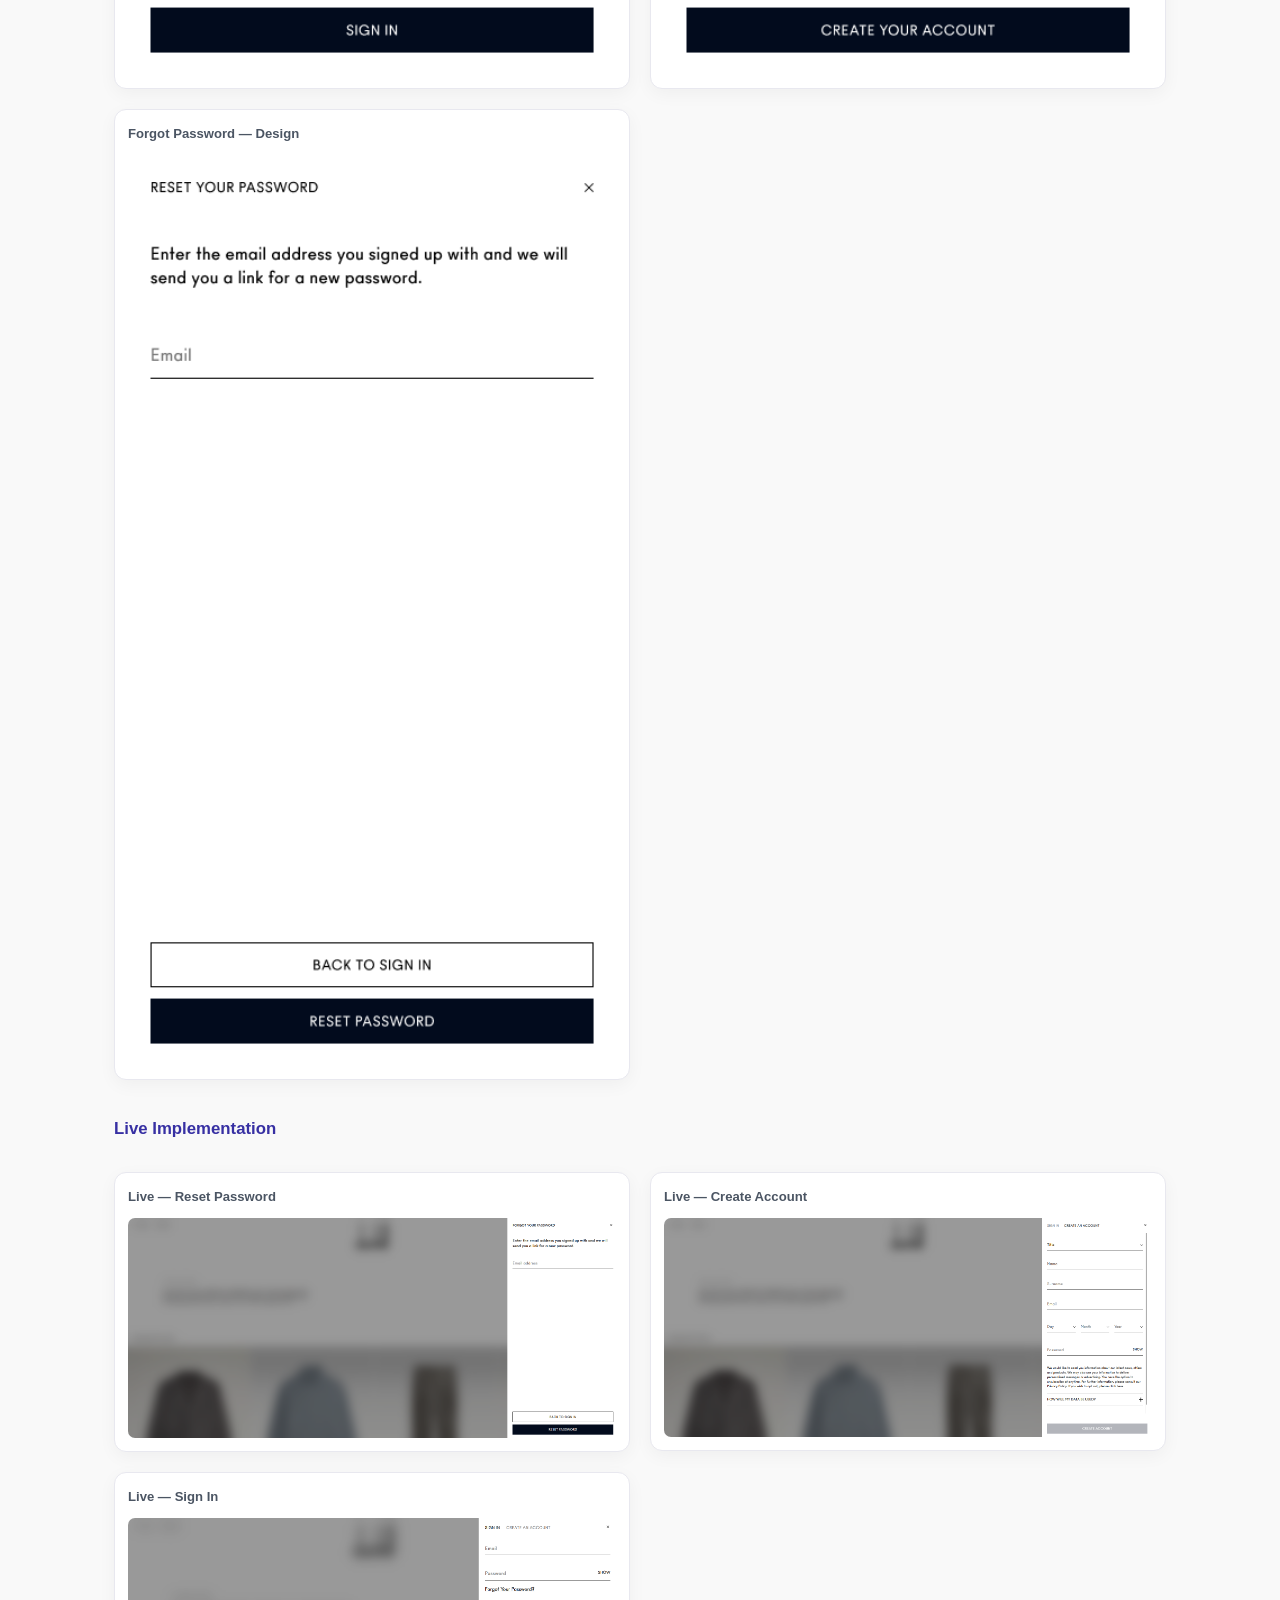
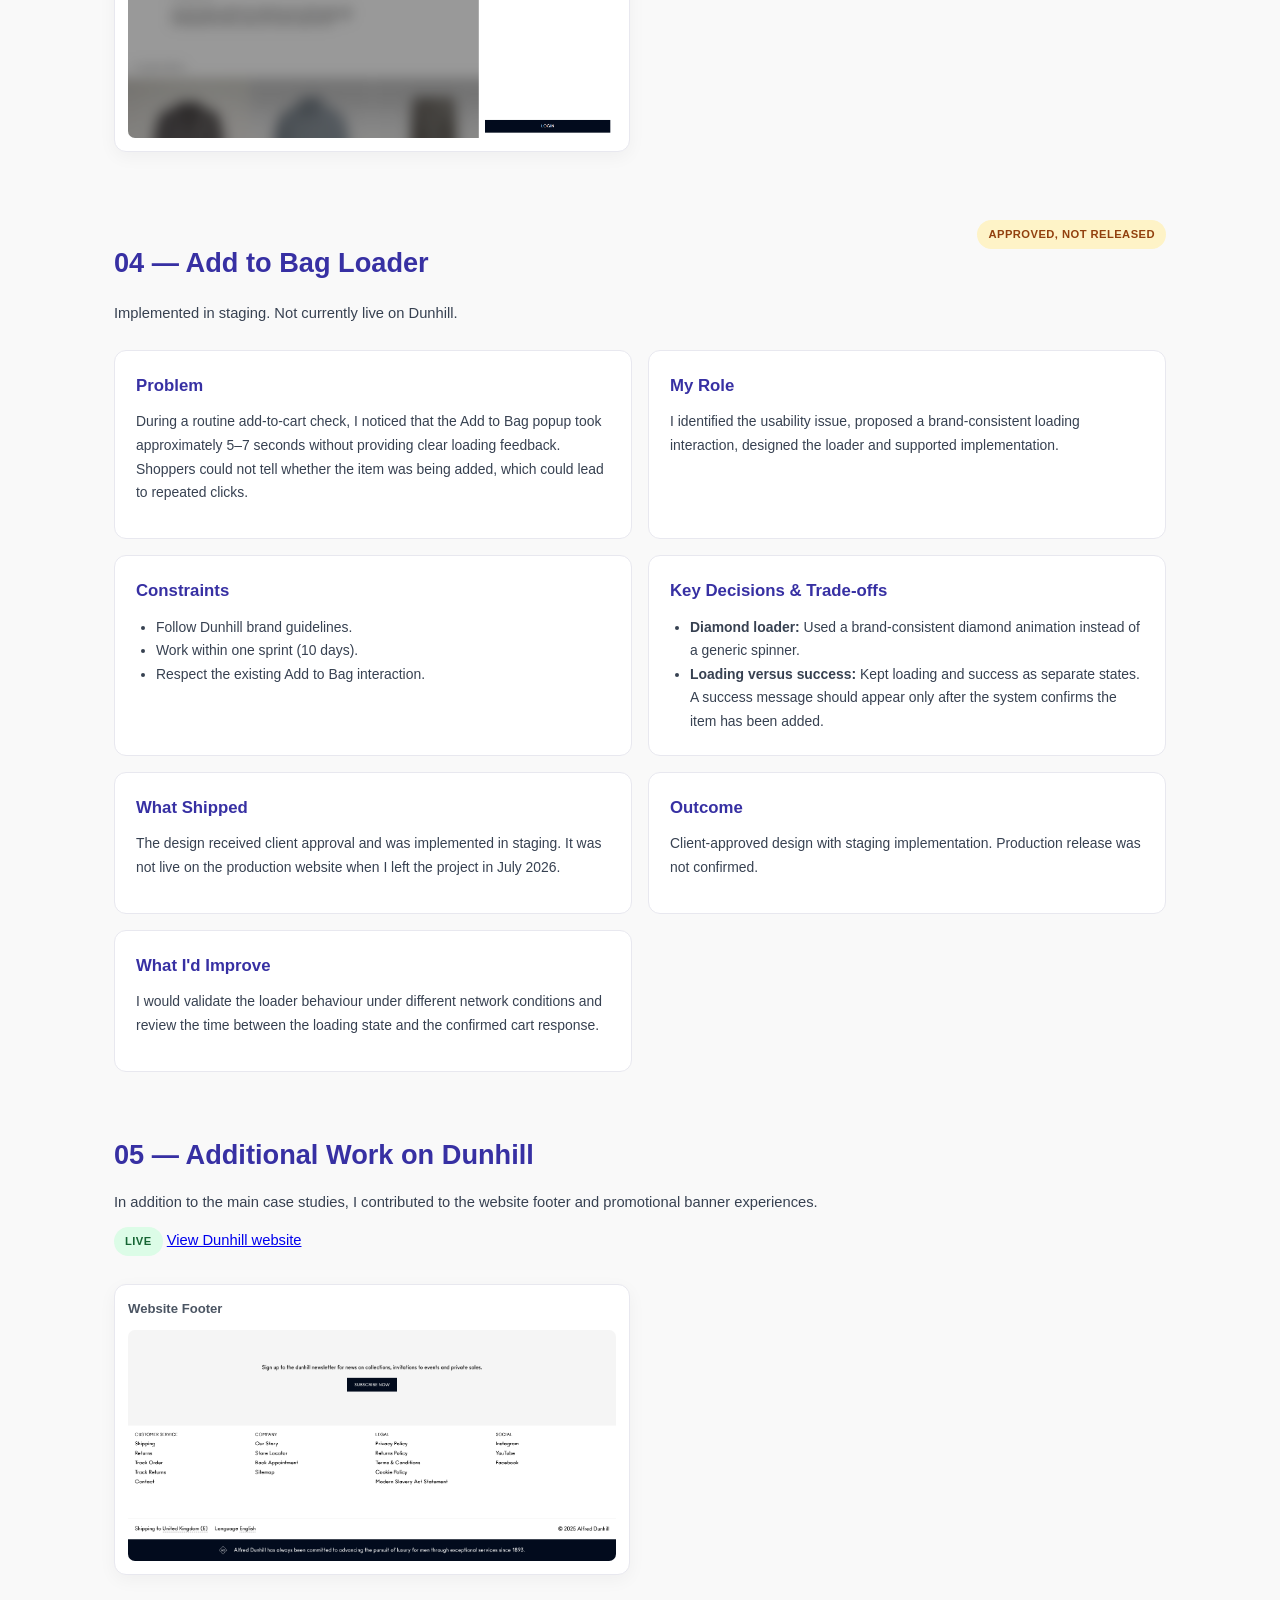
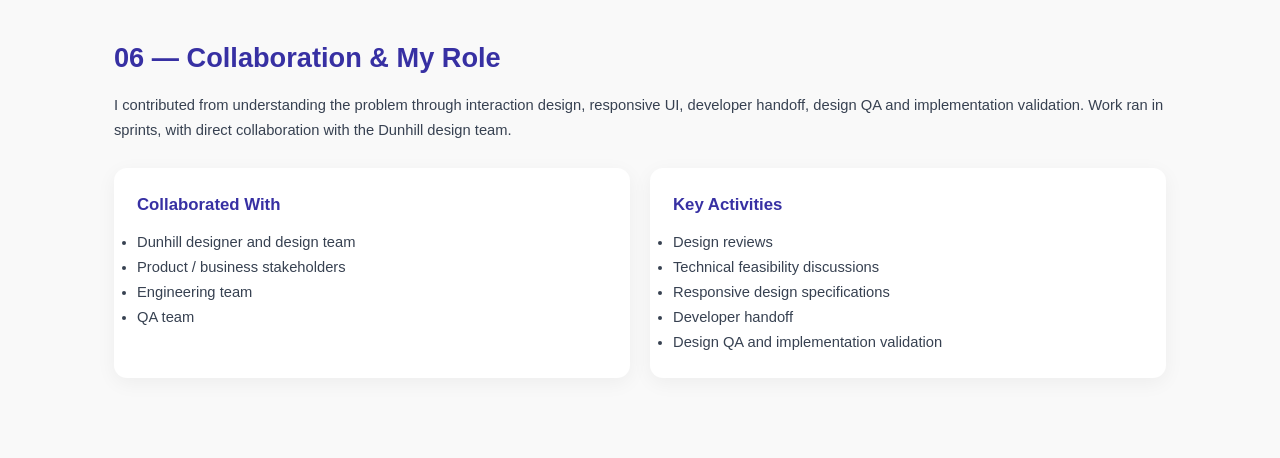
<file: projects/dunhill.html>
<!DOCTYPE html>
<html lang="en">
<head>
    <meta charset="UTF-8">
    <meta name="viewport" content="width=device-width, initial-scale=1.0">

    <title>Dunhill | Luxury E-commerce Product Design Case Study</title>

    <link rel="stylesheet" href="../css/style.css">

    <style>
        html {
            scroll-behavior: smooth;
        }

        body {
            background: #f9f9f9;
        }

        .case-study-container {
            max-width: 1100px;
            margin: 110px auto 80px;
            padding: 0 24px;
            line-height: 1.7;
        }

        .case-study-container h1 {
            font-size: 2.45rem;
            line-height: 1.25;
            color: #3730A3;
            margin: 12px 0 16px;
        }

        .case-study-container h2 {
            margin: 65px 0 18px;
            color: #3730A3;
            font-size: 1.7rem;
            line-height: 1.3;
        }

        .case-study-container h3 {
            margin: 0 0 10px;
            color: #3730A3;
            font-size: 1.05rem;
        }

        .case-study-container p,
        .case-study-container li {
            color: #374151;
            font-size: .92rem;
        }

        .case-study-container p {
            margin-bottom: 12px;
        }

        .project-label {
            display: inline-block;
            background: #eeeefe;
            color: #3730A3;
            padding: 7px 14px;
            border-radius: 20px;
            font-size: .78rem;
            font-weight: 700;
        }

        .cs-tagline {
            max-width: 900px;
            font-size: 1.05rem !important;
            color: #4b5563 !important;
            margin-bottom: 25px !important;
        }

        /* STATUS LABELS */

        .status {
            display: inline-flex;
            align-items: center;
            padding: 5px 11px;
            border-radius: 30px;
            font-size: .7rem;
            font-weight: 800;
            letter-spacing: .04em;
            white-space: nowrap;
        }

        .status--live {
            background: #dcfce7;
            color: #166534;
        }

        .status--previous {
            background: #dbeafe;
            color: #1d4ed8;
        }

        .status--approved {
            background: #fef3c7;
            color: #92400e;
        }

        .status--confirm {
            background: #f3f4f6;
            color: #4b5563;
        }

        .status-list {
            list-style: none;
            padding: 0;
            margin: 22px 0;
            display: grid;
            gap: 10px;
        }

        .status-list li {
            display: flex;
            align-items: center;
            flex-wrap: wrap;
            gap: 10px;
            padding: 13px 16px;
            background: white;
            border: 1px solid #e8e8ef;
            border-radius: 9px;
        }

        /* PROJECT DETAILS */

        .project-meta {
            display: grid;
            grid-template-columns: repeat(3, 1fr);
            gap: 14px;
            margin-top: 28px;
        }

        .meta-card {
            background: white;
            padding: 18px;
            border-radius: 11px;
            box-shadow: 0 5px 18px rgba(0,0,0,.05);
        }

        .meta-card span {
            display: block;
            color: #777;
            font-size: .7rem;
            text-transform: uppercase;
            margin-bottom: 4px;
        }

        .meta-card strong {
            color: #374151;
            font-size: .87rem;
        }

        .resource-links {
            display: flex;
            flex-wrap: wrap;
            gap: 12px 20px;
            margin: 18px 0 25px;
        }

        .resource-links a,
        .case-link a {
            color: #3730A3;
            font-weight: 650;
            text-decoration: underline;
            text-underline-offset: 3px;
        }

        /* CONTENT CARDS */

        .overview-grid {
            display: grid;
            grid-template-columns: repeat(3, 1fr);
            gap: 18px;
            margin-top: 25px;
        }

        .overview-card,
        .collaboration-card,
        .project-summary-card {
            background: white;
            padding: 23px;
            border-radius: 13px;
            box-shadow: 0 5px 20px rgba(0,0,0,.05);
        }

        .overview-card h3,
        .collaboration-card h3 {
            color: #3730A3;
        }

        .overview-card p {
            font-size: .87rem;
            margin-bottom: 0;
        }

        .context-box {
            background: #f3f3ff;
            border-left: 4px solid #3730A3;
            padding: 24px;
            border-radius: 10px;
            margin-top: 25px;
        }

        .confidential-card {
            display: flex;
            gap: 18px;
            background: #fff8e8;
            border-left: 4px solid #f59e0b;
            border-radius: 11px;
            padding: 22px;
            margin-top: 30px;
        }

        .confidential-icon {
            font-size: 1.4rem;
        }

        .confidential-content h3 {
            color: #92400e;
        }

        /* CASE STUDY STRUCTURE */

        .case-head {
            display: flex;
            align-items: center;
            justify-content: space-between;
            flex-wrap: wrap;
            gap: 12px;
        }

        .case-head h2 {
            margin-bottom: 8px;
        }

        .case-steps {
            display: grid;
            grid-template-columns: repeat(2, minmax(0, 1fr));
            gap: 16px;
            margin-top: 24px;
        }

        .case-step {
            min-width: 0;
            padding: 21px;
            background: white;
            border: 1px solid #e8e8ef;
            border-radius: 12px;
        }

        .case-step h3 {
            margin-top: 0;
        }

        .case-step p,
        .case-step li {
            font-size: .87rem;
        }

        .case-step ul {
            padding-left: 20px;
        }

        .case-link {
            margin-top: 12px;
        }

        /* IMAGE GALLERY - IMPORTANT */

        .case-shots,
        .screen-gallery {
            display: grid;
            grid-template-columns: repeat(2, minmax(0, 1fr));
            gap: 20px;
            align-items: start;
            margin: 28px 0;
        }

        .case-shots figure,
        .screen-gallery figure {
            min-width: 0;
            margin: 0;
            padding: 13px;
            background: white;
            border: 1px solid #e8e8ef;
            border-radius: 12px;
            box-shadow: 0 5px 18px rgba(0,0,0,.045);
            overflow: hidden;
        }

        .case-shots img,
        .screen-gallery img {
            display: block;
            width: 100%;
            max-width: 100%;
            height: auto;
            object-fit: contain;
            object-position: top center;
            border-radius: 7px;
        }

        .case-shots figcaption,
        .screen-gallery figcaption {
            margin: 0 0 10px;
            color: #4b5563;
            font-size: .82rem;
            font-weight: 600;
        }

        .case-shots.three-up {
            grid-template-columns: repeat(3, minmax(0, 1fr));
        }

        /* COLLABORATION */

        .collaboration-grid {
            display: grid;
            grid-template-columns: repeat(2, 1fr);
            gap: 20px;
            margin-top: 25px;
        }

        /* OTHER PROJECTS */

        .project-summary-card h3 {
            margin-top: 14px;
        }

        .project-summary-card p {
            font-size: .87rem;
        }

        .placeholder-note {
            padding: 14px 16px;
            background: #fffbeb;
            border-left: 3px solid #d97706;
            border-radius: 7px;
            color: #78350f;
            font-size: .84rem;
            margin-top: 20px;
        }

        /* RESPONSIVE */

        @media (max-width: 950px) {
            .project-meta {
                grid-template-columns: repeat(2, 1fr);
            }

            .case-shots.three-up {
                grid-template-columns: repeat(2, minmax(0, 1fr));
            }
        }

        @media (max-width: 768px) {
            .case-study-container {
                margin-top: 95px;
                padding: 0 18px;
            }

            .case-study-container h1 {
                font-size: 1.8rem;
            }

            .case-study-container h2 {
                font-size: 1.45rem;
                margin-top: 50px;
            }

            .overview-grid {
                grid-template-columns: repeat(2, 1fr);
            }

            .case-steps {
                grid-template-columns: repeat(2, minmax(0, 1fr));
            }

            .collaboration-grid {
                grid-template-columns: 1fr;
            }

            .project-meta {
                grid-template-columns: repeat(2, 1fr);
            }
        }

        @media (max-width: 520px) {
            .case-shots,
            .case-shots.three-up,
            .screen-gallery,
            .case-steps,
            .overview-grid,
            .project-meta {
                grid-template-columns: 1fr;
            }
        }

    </style>
</head>

<body>

<!-- NAVIGATION -->

<header class="cs-navbar">
    <div class="cs-nav-wrapper">

        <div class="cs-logo">
            Shanmugapriya <span>Udhayakumar</span>
        </div>

        <input type="checkbox" id="cs-menu-toggle">

        <label for="cs-menu-toggle" class="cs-hamburger">
            <span></span>
            <span></span>
            <span></span>
        </label>

        <nav class="cs-nav-links">
            <a href="../index.html#home">Home</a>
            <a href="../index.html#about">About</a>
            <a href="../index.html#experience">Experience</a>
            <a href="../index.html#portfolio">Portfolio</a>
            <a href="../index.html#contact">Contact</a>
        </nav>

    </div>
</header>


<main class="case-study-container">

<!-- =====================================================
     DUNHILL - LEAD CASE STUDY
===================================================== -->

<span class="project-label">End-to-End Product Design Case Study</span>

<h1>Dunhill — Luxury E-commerce Experience</h1>

<ul class="status-list">

    <li>
        <span class="status status--live">LIVE</span>
        PLP Filter &amp; Sort Panel
        <a href="https://www.dunhill.com/en-gb/cat/new/"
           target="_blank" rel="noopener">View live website</a>
    </li>

    <li>
        <span class="status status--live">LIVE</span>
        Sign In, Forgot Password &amp; Create Account
        <a href="https://www.dunhill.com/en-gb/cat/new/"
           target="_blank" rel="noopener">View Dunhill</a>
    </li>

    <li>
        <span class="status status--approved">
            APPROVED, NOT RELEASED
        </span>
        Add to Bag Loader — implemented in staging
    </li>

</ul>

<p class="cs-tagline">
    Designing luxury e-commerce interactions within Salesforce Commerce Cloud,
    covering product discovery, account experiences and cart interactions
    across desktop, tablet and mobile.
</p>

<div class="project-meta">

    <div class="meta-card">
        <span>Role</span>
        <strong>UI/UX Designer</strong>
    </div>

    <div class="meta-card">
        <span>Client</span>
        <strong>Dunhill — Richemont</strong>
    </div>

    <div class="meta-card">
        <span>Duration</span>
        <strong>12 months</strong>
    </div>

    <div class="meta-card">
        <span>Platform</span>
        <strong>Salesforce Commerce Cloud</strong>
    </div>

    <div class="meta-card">
        <span>Experience</span>
        <strong>Desktop &amp; Mobile</strong>
    </div>

    <div class="meta-card">
        <span>Tools</span>
        <strong>Figma, Jira, SFCC, HTML, CSS, JavaScript</strong>
    </div>

</div>

<div class="resource-links">
    <a href="https://www.dunhill.com/en-gb/cat/new/"
       target="_blank" rel="noopener">
        View live Dunhill PLP
    </a>

    
</div>

<section>
    <div class="confidential-card">
        <div class="confidential-icon">🔒</div>

        <div class="confidential-content">
            <h3>Client Project &amp; Confidentiality</h3>

            <p>
                This case study presents selected product design work from
                the Dunhill e-commerce experience. Some production details,
                business information and confidential project assets have
                been simplified or omitted.
            </p>

            <p>
                Live pages are linked where they can be viewed. The focus is
                on my design decisions, collaboration with engineering,
                responsive design and what shipped.
            </p>
        </div>
    </div>
</section>


<!-- 01 PRODUCT CONTEXT -->

<section>

    <h2>01 — Product Context</h2>

    <div class="overview-grid">

        <div class="overview-card">
            <h3>Product</h3>
            <p>
                Dunhill's online store for luxury menswear and accessories,
                covering product discovery, product details, cart and checkout.
            </p>
        </div>

        <div class="overview-card">
            <h3>Platform</h3>
            <p>
                Salesforce Commerce Cloud with responsive experiences
                designed for desktop, tablet and mobile.
            </p>
        </div>

        <div class="overview-card">
            <h3>Design Challenge</h3>
            <p>
                Balance luxury brand expression with usability, responsive
                behaviour and technical feasibility within an existing platform.
            </p>
        </div>

    </div>

    <div class="context-box">
        <p>
            My key contributions included the PLP Filter &amp; Sort panel,
            account flows (Sign In, Forgot Password and Create Account),
            and the Add to Bag loader. I also contributed to the site footer
            and promotional banners.
        </p>
    </div>

</section>


<!-- =====================================================
     02 PLP FILTER AND SORT
===================================================== -->

<section id="filter-sort">

    <div class="case-head">
        <h2>02 — PLP Filter &amp; Sort Panel</h2>
        <span class="status status--live">LIVE</span>
    </div>

    <p class="case-link">
        <a href="https://www.dunhill.com/en-gb/cat/new/"
           target="_blank" rel="noopener">
            View live Filter &amp; Sort experience
        </a>
    </p>

    <div class="case-steps">

        <div class="case-step">
            <h3>Problem</h3>
            <p>
                The filter experience needed to help shoppers narrow down
                products without overwhelming them with too many options.
                For a luxury brand, the interaction needed to feel simple,
                considered and consistent with the overall visual identity.
            </p>
        </div>

        <div class="case-step">
            <h3>My Role</h3>
            <p>
                I designed the Filter &amp; Sort panel across desktop,
                tablet and mobile (1440px, 768px and 375px), including
                open and closed states.
            </p>
        </div>

        <div class="case-step">
            <h3>Constraints</h3>
            <ul>
                <li>Maintain Dunhill's luxury visual language.</li>
                <li>Work within Salesforce Commerce Cloud.</li>
                <li>Integrate with the existing overlay behaviour.</li>
                <li>Maintain responsive behaviour across breakpoints.</li>
            </ul>
        </div>

        <div class="case-step">
            <h3>Key Decisions &amp; Trade-offs</h3>
            <ul>
                <li>
                    <strong>Filter grouping:</strong>
                    Organised Sort, Product Type, Colour, Size and Material
                    to make product refinement easier.
                </li>

                <li>
                    <strong>Colour swatches:</strong>
                    Used visual swatches because colour is easier to scan
                    visually than through text alone. Swatches were discussed
                    with engineering in relation to available inventory.
                </li>

                <li>
                    <strong>Desktop behaviour:</strong>
                    Used a right-side overlay to preserve the product
                    listing context.
                </li>

                <li>
                    <strong>Mobile behaviour:</strong>
                    Used a full-width panel to make the filter controls
                    easier to interact with on smaller screens.
                </li>
            </ul>
        </div>

        <div class="case-step">
            <h3>Engineering Collaboration</h3>
            <p>
                Worked with engineering to review technical feasibility
                within Salesforce Commerce Cloud and ensure that the
                new panel would work with the existing overlay.
                Responsive behaviour and interaction details were
                discussed during handoff.
            </p>
        </div>

        <div class="case-step">
            <h3>What Shipped</h3>
            <p>
                The Filter &amp; Sort experience is available on the live
                Dunhill website. The screenshots below show my Figma
                design direction alongside the current live experience.
            </p>

            <p>
                I did not retain a verified screenshot or specification
                of the previous filter, so I have not presented an
                unverified before-and-after comparison.
            </p>
        </div>

        <div class="case-step">
            <h3>Outcome</h3>
            <p>
                The Filter &amp; Sort experience was released on the
                production website. The live page provides evidence
                of implementation. No unverified conversion or
                usage figures are claimed.
            </p>
        </div>

        <div class="case-step">
            <h3>What I'd Improve</h3>
            <p>
                I would validate the filter hierarchy through usability
                sessions and product-listing analytics, then refine the
                order and labels based on how shoppers narrow their choices.
            </p>
        </div>

    </div>

    <div class="case-shots three-up">

        <figure>
            <figcaption>My Figma Design — Filter Closed</figcaption>
            <img src="../images/Filter-Closed.png"
                 alt="Dunhill Filter and Sort closed state design">
        </figure>

        <figure>
            <figcaption>My Figma Design — Filter Open</figcaption>
            <img src="../images/Filter-Open.png"
                 alt="Dunhill Filter and Sort open state design">
        </figure>

        <figure>
            <figcaption>Live Website — Filter Panel</figcaption>
            <img src="../images/Filter-Live.png"
                 alt="Live Dunhill Filter and Sort panel">
        </figure>

    </div>

</section>


<!-- =====================================================
     03 ACCOUNT FLOWS
===================================================== -->

<section id="account-flows">

    <div class="case-head">
        <h2>03 — Account Flows</h2>
        <span class="status status--live">LIVE</span>
    </div>

    <p class="case-link">
        <a href="https://www.dunhill.com/en-gb/cat/new/"
           target="_blank" rel="noopener">
            View Dunhill website
        </a>
    </p>

    <div class="case-steps">

        <div class="case-step">
            <h3>Problem</h3>
            <p>
                The account experience needed to support Sign In,
                Forgot Password and Create Account without making
                the interface feel complicated. Validation, error
                and success states needed to communicate clearly
                while maintaining a minimal luxury aesthetic.
            </p>
        </div>

        <div class="case-step">
            <h3>My Role</h3>
            <p>
                I designed the Sign In, Forgot Password and Create Account
                overlays, including form validation, error messages,
                password requirements and success states.
            </p>
        </div>

        <div class="case-step">
            <h3>Constraints</h3>
            <ul>
                <li>Follow the existing account workflow.</li>
                <li>Maintain the Dunhill visual language.</li>
                <li>Keep validation messages clear and concise.</li>
                <li>Support the required account states.</li>
            </ul>
        </div>

        <div class="case-step">
            <h3>Key Decisions</h3>
            <ul>
                <li>
                    <strong>Password requirements:</strong>
                    Displayed requirements upfront, including one number,
                    ten characters and one special character.
                </li>

                <li>
                    <strong>Sign-in error:</strong>
                    Used the message "Sorry, but your email or password
                    is not recognised." This avoids identifying which
                    credential was incorrect.
                </li>

                <li>
                    <strong>Password reset success:</strong>
                    Used a clear confirmation message:
                    "Your password has been successfully reset."
                </li>

                <li>
                    <strong>Visual consistency:</strong>
                    Kept messages within the existing account flow
                    rather than introducing unnecessary interface elements.
                </li>
            </ul>
        </div>

        <div class="case-step">
            <h3>Engineering &amp; QA Collaboration</h3>
            <p>
                Worked with developers to confirm implementation feasibility,
                overlay transitions and animation timing. The designed
                interactions and states were reviewed during QA to check
                that the implemented behaviour matched the intended design.
            </p>
        </div>

        <div class="case-step">
            <h3>What Shipped</h3>
            <p>
                The account-flow designs were implemented as part of
                the Dunhill experience. The screenshots below show
                selected design and live account screens.
            </p>
        </div>

        <div class="case-step">
            <h3>Outcome</h3>
            <p>
                The account-flow experience was implemented as part
                of the website. The live site provides a reference
                point for the experience. No unverified performance
                metrics are claimed.
            </p>
        </div>

        <div class="case-step">
            <h3>What I'd Improve</h3>
            <p>
                I would review form analytics and support feedback
                to identify where users abandon or repeat steps,
                then test clearer inline validation and recovery guidance.
            </p>
        </div>

    </div>

    <h3 style="margin-top:35px;">Design Screens</h3>

    <div class="case-shots">

        <figure>
            <figcaption>Sign In — Design</figcaption>
            <img src="../images/Sign-In.png"
                 alt="Dunhill Sign In design">
        </figure>

        <figure>
            <figcaption>Create Account — Design</figcaption>
            <img src="../images/Create-acoount .png"
                 alt="Dunhill Create Account design">
        </figure>

        <figure>
            <figcaption>Forgot Password — Design</figcaption>
            <img src="../images/Reset-Password.png"
                 alt="Dunhill Forgot Password design">
        </figure>

    </div>

    <h3 style="margin-top:35px;">Live Implementation</h3>

    <div class="case-shots">

        <figure>
            <figcaption>Live — Reset Password</figcaption>
            <img src="../images/Live-Reset-Password.png"
                 alt="Live Dunhill Reset Password screen">
        </figure>

        <figure>
            <figcaption>Live — Create Account</figcaption>
            <img src="../images/Live-Create-Account.png"
                 alt="Live Dunhill Create Account screen">
        </figure>

        <figure>
            <figcaption>Live — Sign In</figcaption>
            <img src="../images/Live-Sign-In.png"
                 alt="Live Dunhill Sign In screen">
        </figure>

    </div>

</section>


<!-- =====================================================
     04 ADD TO BAG LOADER
===================================================== -->

<section id="add-to-bag-loader">

    <div class="case-head">
        <h2>04 — Add to Bag Loader</h2>
        <span class="status status--approved">
            APPROVED, NOT RELEASED
        </span>
    </div>

    <p class="case-link">
        Implemented in staging. Not currently live on Dunhill.
    </p>

    <div class="case-steps">

        <div class="case-step">
            <h3>Problem</h3>
            <p>
                During a routine add-to-cart check, I noticed that
                the Add to Bag popup took approximately 5–7 seconds
                without providing clear loading feedback. Shoppers
                could not tell whether the item was being added,
                which could lead to repeated clicks.
            </p>
        </div>

        <div class="case-step">
            <h3>My Role</h3>
            <p>
                I identified the usability issue, proposed a
                brand-consistent loading interaction, designed
                the loader and supported implementation.
            </p>
        </div>

        <div class="case-step">
            <h3>Constraints</h3>
            <ul>
                <li>Follow Dunhill brand guidelines.</li>
                <li>Work within one sprint (10 days).</li>
                <li>Respect the existing Add to Bag interaction.</li>
            </ul>
        </div>

        <div class="case-step">
            <h3>Key Decisions &amp; Trade-offs</h3>
            <ul>
                <li>
                    <strong>Diamond loader:</strong>
                    Used a brand-consistent diamond animation
                    instead of a generic spinner.
                </li>

                <li>
                    <strong>Loading versus success:</strong>
                    Kept loading and success as separate states.
                    A success message should appear only after
                    the system confirms the item has been added.
                </li>
            </ul>
        </div>

        <div class="case-step">
            <h3>What Shipped</h3>
            <p>
                The design received client approval and was
                implemented in staging. It was not live on the
                production website when I left the project in July 2026.
            </p>
        </div>

        <div class="case-step">
            <h3>Outcome</h3>
            <p>
                Client-approved design with staging implementation.
                Production release was not confirmed.
            </p>
        </div>

        <div class="case-step">
            <h3>What I'd Improve</h3>
            <p>
                I would validate the loader behaviour under different
                network conditions and review the time between
                the loading state and the confirmed cart response.
            </p>
        </div>

    </div>

    <!-- Add your loader screenshot if available -->

</section>


<!-- =====================================================
     05 OTHER DUNHILL WORK
===================================================== -->

<section id="other-work">

    <h2>05 — Additional Work on Dunhill</h2>

    <p>
        In addition to the main case studies, I contributed to
        the website footer and promotional banner experiences.
    </p>

    <p>
        <span class="status status--live">LIVE</span>
        <a href="https://www.dunhill.com/en-gb/"
           target="_blank" rel="noopener">
            View Dunhill website
        </a>
    </p>

    <div class="case-shots">

        <figure>
            <figcaption>Website Footer</figcaption>
            <img src="../images/Footer.png"
                 alt="Dunhill website footer">
        </figure>

    </div>

</section>


<!-- =====================================================
     06 COLLABORATION
===================================================== -->

<section id="collaboration">

    <h2>06 — Collaboration &amp; My Role</h2>

    <p>
        I contributed from understanding the problem through
        interaction design, responsive UI, developer handoff,
        design QA and implementation validation. Work ran in
        sprints, with direct collaboration with the Dunhill
        design team.
    </p>

    <div class="collaboration-grid">

        <div class="collaboration-card">
            <h3>Collaborated With</h3>
            <ul>
                <li>Dunhill designer and design team</li>
                <li>Product / business stakeholders</li>
                <li>Engineering team</li>
                <li>QA team</li>
            </ul>
        </div>

        <div class="collaboration-card">
            <h3>Key Activities</h3>
            <ul>
                <li>Design reviews</li>
                <li>Technical feasibility discussions</li>
                <li>Responsive design specifications</li>
                <li>Developer handoff</li>
                <li>Design QA and implementation validation</li>
            </ul>
        </div>

    </div>

</section>




</main>

</body>
</html>
</file>
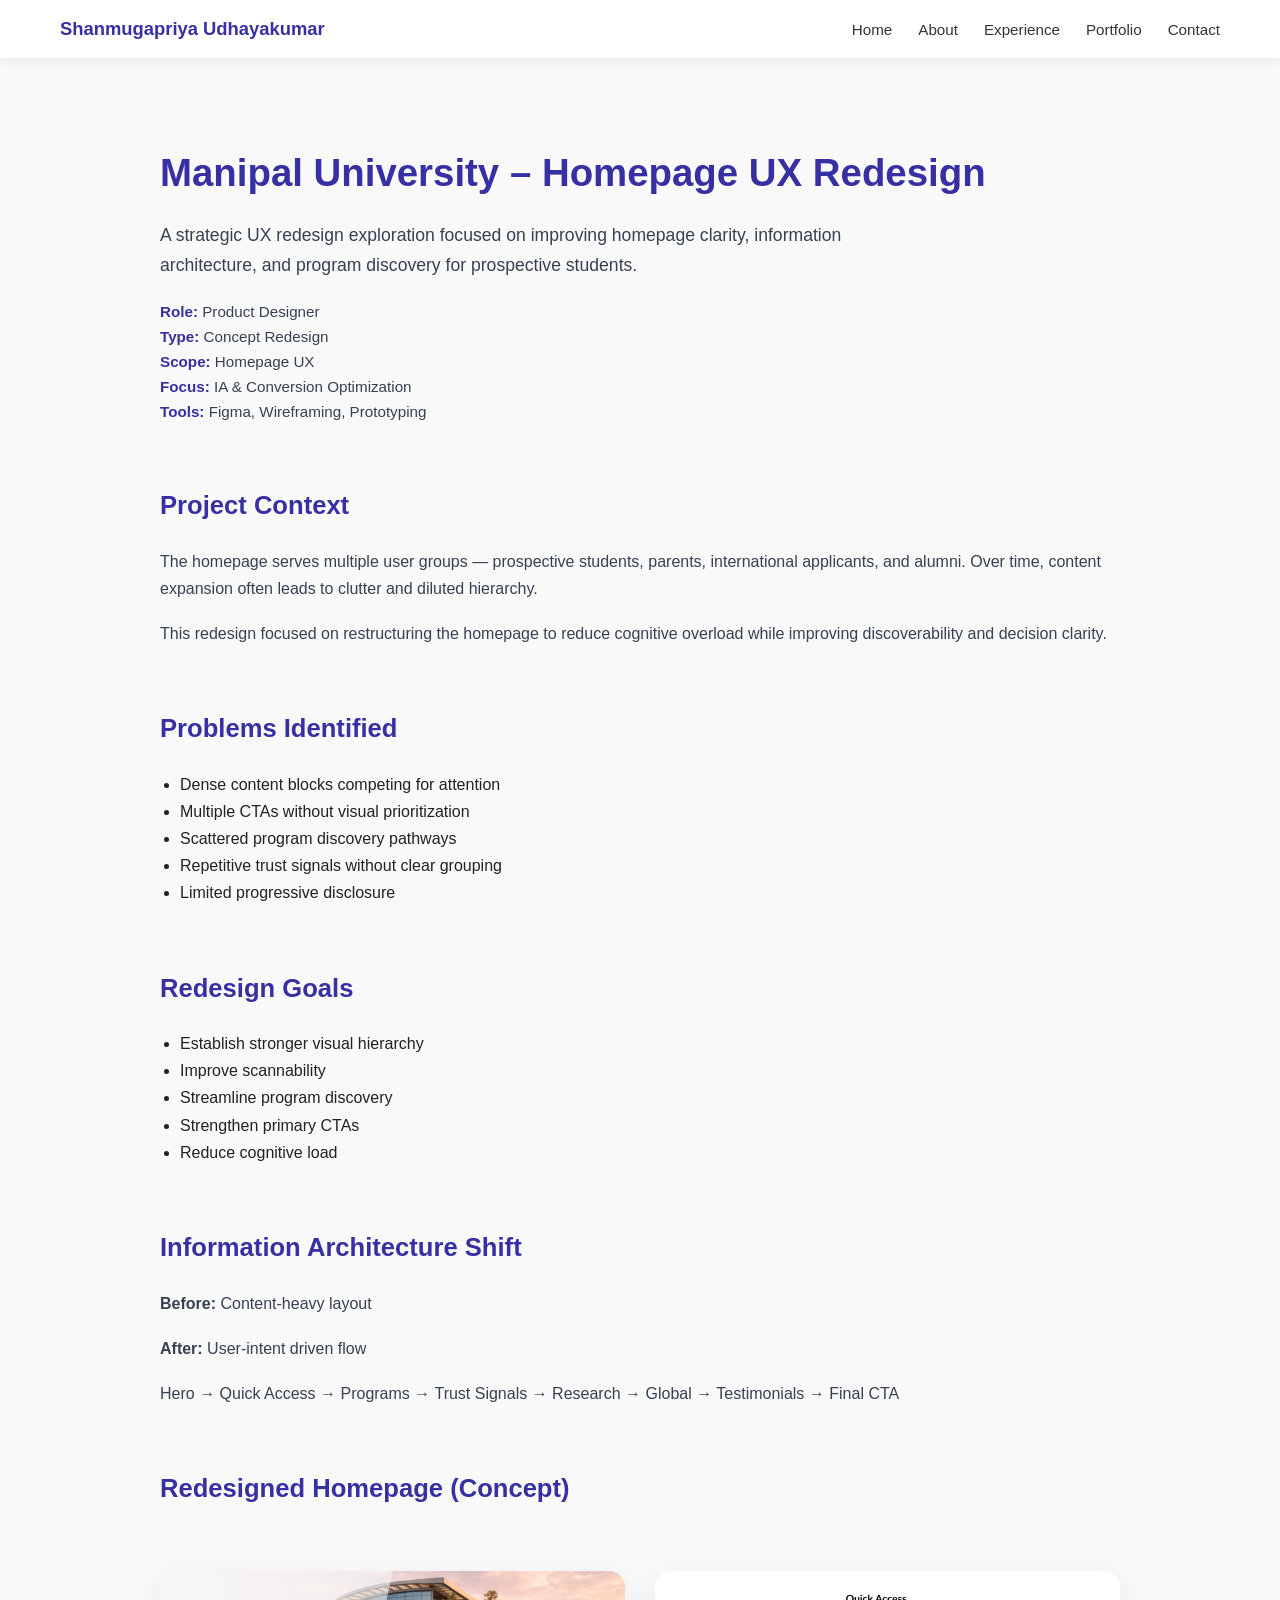
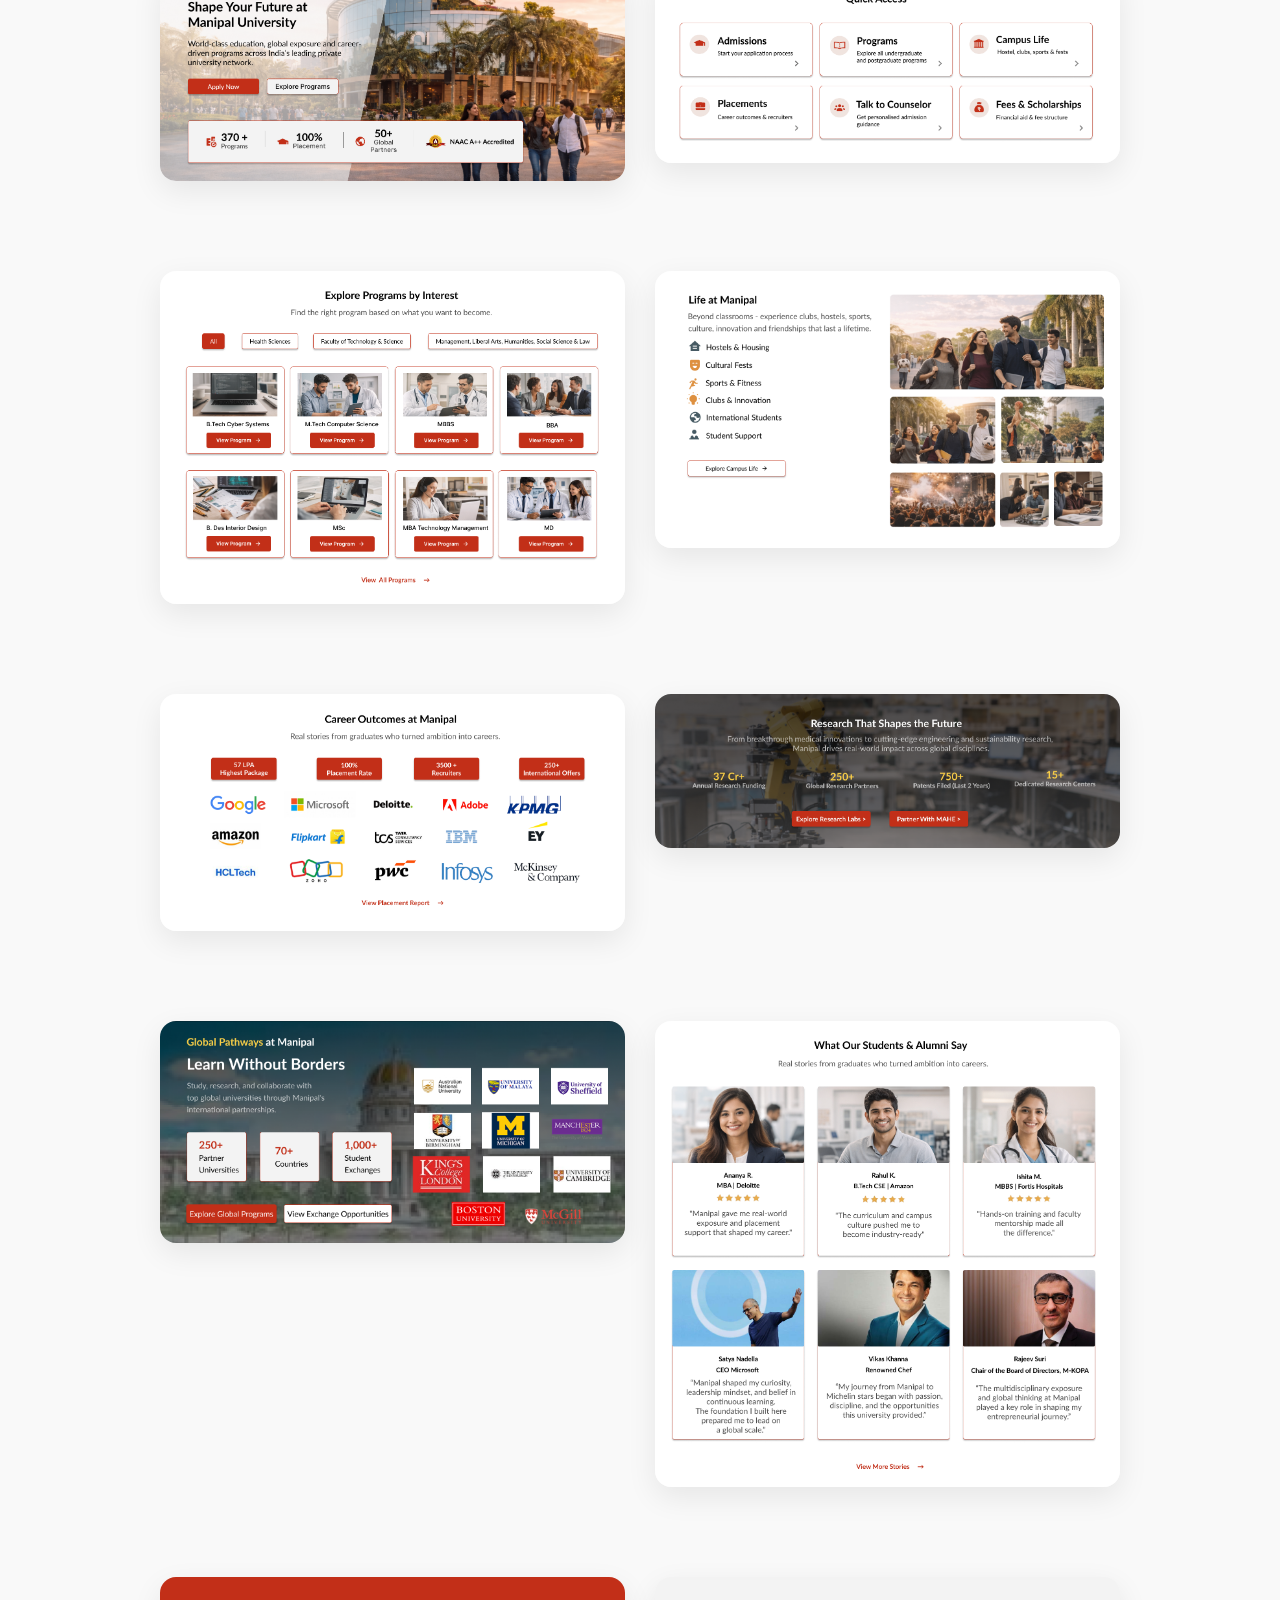
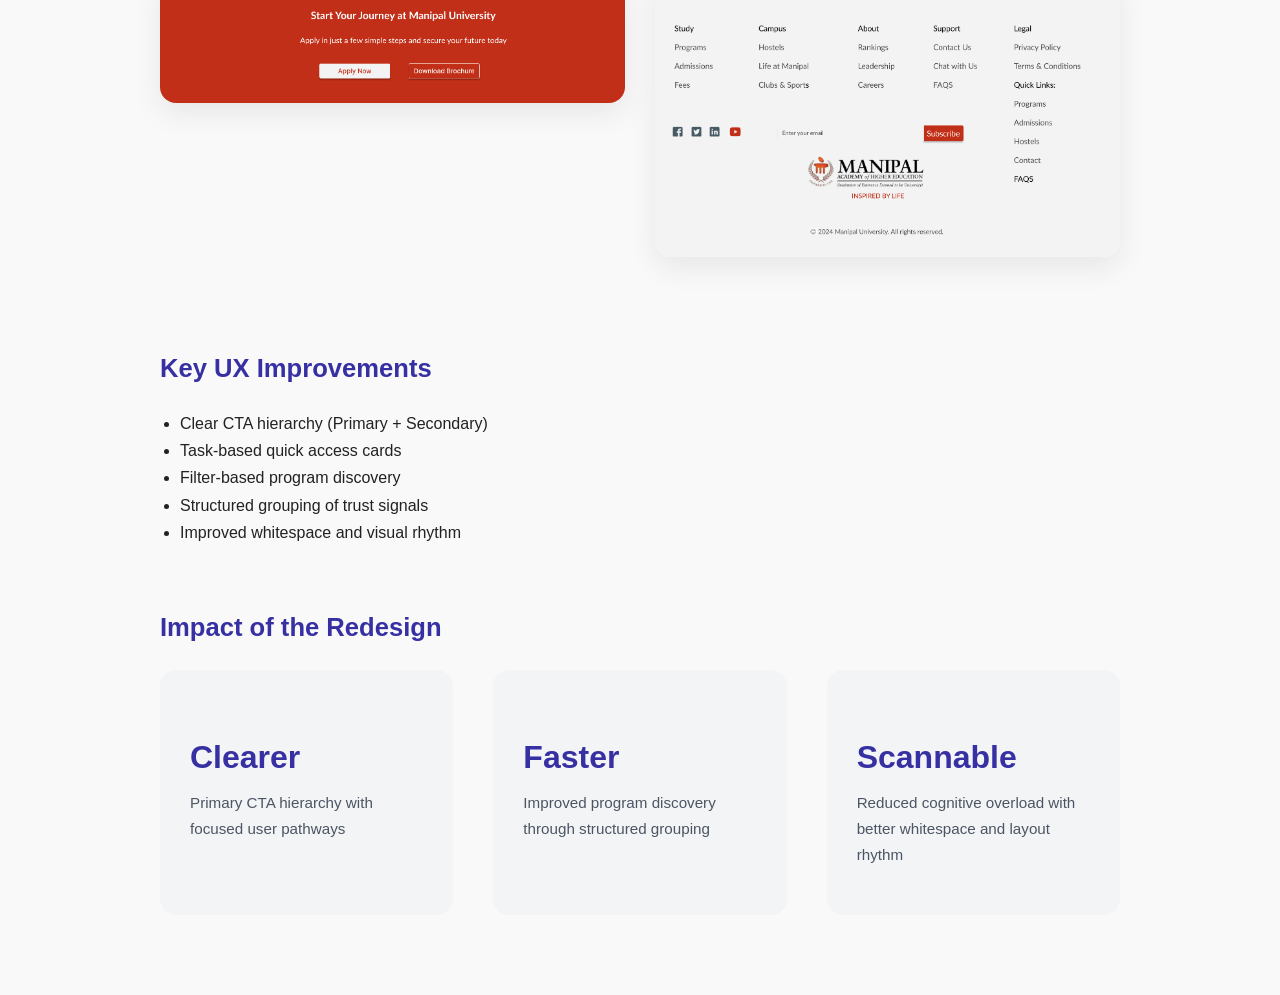
<file: projects/manipal.html>
<!DOCTYPE html>
<html lang="en">
<head>
<meta charset="UTF-8">
<meta name="viewport" content="width=device-width, initial-scale=1.0">
<title>Manipal University UX Redesign</title>
<link rel="stylesheet" href="../css/style.css" />

<style>

/* ================= CASE STUDY BASE ================= */

.case-study-container {
  max-width: 1000px;
  margin: 140px auto 80px;
  padding: 0 20px;
  line-height: 1.7;
}

.cs-hero h1 {
  font-size: 2.4rem;
  font-weight: 700;
  margin-bottom: 16px;
  color: #3730A3;
}

.cs-tagline {
  font-size: 1.1rem;
  color: #4b5563;
  margin-bottom: 30px;
  max-width: 750px;
}

.cs-meta {
  display: grid;
  font-size: 0.95rem;
  color: #374151;
  line-height: 25px;
}

.cs-meta span {
  font-weight: 600;
  color: #3730A3;
}

.case-study-container h2 {
  margin-top: 60px;
  margin-bottom: 20px;
  font-size: 1.6rem;
  font-weight: 700;
  color: #3730A3;
}

.case-study-container h3 {
  margin-top: 30px;
  margin-bottom: 10px;
  font-size: 1.2rem;
  color: #374151;
}

.case-study-container p {
  margin-bottom: 18px;
  color: #374151;
}

.case-study-container ul {
  margin-left: 20px;
  margin-bottom: 20px;
}

.case-study-container img {
  width: 100%;
  border-radius: 16px;
  margin: 30px 0;
  box-shadow: 0 10px 30px rgba(0,0,0,0.08);
}

/* ================= VISUAL GRID ================= */

.visual-grid {
  display: grid;
  grid-template-columns: repeat(auto-fit, minmax(320px, 1fr));
  gap: 30px;
  margin-top: 30px;
}

.visual-grid img {
  border-radius: 16px;
  box-shadow: 0 10px 30px rgba(0,0,0,0.08);
  transition: 0.3s ease;
}

.visual-grid img:hover {
  transform: scale(1.02);
  box-shadow: 0 15px 40px rgba(0,0,0,0.12);
}

/* ================= RESULTS METRICS ================= */

.cs-results {
  display: flex;
  gap: 40px;
  flex-wrap: wrap;
  margin-top: 20px;
}

.metric {
  background: #f3f4f6;
  padding: 30px;
  border-radius: 16px;
  flex: 1;
  min-width: 220px;
}

.metric h3 {
  font-size: 2rem;
  color: #3730A3;
  margin-bottom: 6px;
}

.metric p {
  font-size: 0.95rem;
  color: #4b5563;
}

@media (max-width: 768px) {
  .case-study-container {
    margin-top: 110px;
  }
}

</style>
</head>

<body style="background-color:#f9f9f9;">

<header class="cs-navbar">
  <div class="cs-nav-wrapper">
    <div class="cs-logo">
      Shanmugapriya <span>Udhayakumar</span>
    </div>
    <nav class="cs-nav-links">
      <a href="../index.html#home">Home</a>
      <a href="../index.html#about">About</a>
      <a href="../index.html#experience">Experience</a>
      <a href="../index.html#portfolio">Portfolio</a>
      <a href="../index.html#contact">Contact</a>
    </nav>
  </div>
</header>

<div class="case-study-container">

<!-- HERO -->
<div class="cs-hero">
  <h1>Manipal University – Homepage UX Redesign</h1>
  <p class="cs-tagline">
    A strategic UX redesign exploration focused on improving homepage clarity,
    information architecture, and program discovery for prospective students.
  </p>

  <div class="cs-meta">
    <div><span>Role:</span> Product Designer</div>
    <div><span>Type:</span> Concept Redesign</div>
    <div><span>Scope:</span> Homepage UX</div>
    <div><span>Focus:</span> IA & Conversion Optimization</div>
    <div><span>Tools:</span> Figma, Wireframing, Prototyping</div>
  </div>
</div>

<!-- CONTEXT -->
<section>
  <h2>Project Context</h2>
  <p>
    The homepage serves multiple user groups — prospective students,
    parents, international applicants, and alumni. Over time, content
    expansion often leads to clutter and diluted hierarchy.
  </p>
  <p>
    This redesign focused on restructuring the homepage to reduce
    cognitive overload while improving discoverability and decision clarity.
  </p>
</section>

<!-- PROBLEM -->
<section>
  <h2>Problems Identified</h2>
  <ul>
    <li>Dense content blocks competing for attention</li>
    <li>Multiple CTAs without visual prioritization</li>
    <li>Scattered program discovery pathways</li>
    <li>Repetitive trust signals without clear grouping</li>
    <li>Limited progressive disclosure</li>
  </ul>
</section>

<!-- GOALS -->
<section>
  <h2>Redesign Goals</h2>
  <ul>
    <li>Establish stronger visual hierarchy</li>
    <li>Improve scannability</li>
    <li>Streamline program discovery</li>
    <li>Strengthen primary CTAs</li>
    <li>Reduce cognitive load</li>
  </ul>
</section>

<!-- IA -->
<section>
  <h2>Information Architecture Shift</h2>
  <p><strong>Before:</strong> Content-heavy layout</p>
  <p><strong>After:</strong> User-intent driven flow</p>

  <p>
    Hero → Quick Access → Programs → Trust Signals → Research → Global → Testimonials → Final CTA
  </p>
</section>

<!-- VISUALS -->
<section>
  <h2>Redesigned Homepage (Concept)</h2>

  <div class="visual-grid">
    <img src="../images/manipal-1.png" alt="Manipal Hero Section">
    <img src="../images/manipal-2.png" alt="Quick Access Section">
    <img src="../images/manipal-3.png" alt="Programs Section">
    <img src="../images/manipal-4.png" alt="Life at Manipal">
    <img src="../images/manipal-5.png" alt="Career Outcomes">
    <img src="../images/manipal-6.png" alt="Research">
    <img src="../images/manipal-7.png" alt="Global Pathways">
    <img src="../images/manipal-8.png" alt="What our students and alumni say">
    <img src="../images/manipal-9.png" alt="Apply now">
    <img src="../images/manipal-10.png" alt="Footer">
    
  </div>
</section>

<!-- DESIGN DECISIONS -->
<section>
  <h2>Key UX Improvements</h2>
  <ul>
    <li>Clear CTA hierarchy (Primary + Secondary)</li>
    <li>Task-based quick access cards</li>
    <li>Filter-based program discovery</li>
    <li>Structured grouping of trust signals</li>
    <li>Improved whitespace and visual rhythm</li>
  </ul>
</section>

<!-- OUTCOME -->
<section>
  <h2>Impact of the Redesign</h2>

  <div class="cs-results">

    <div class="metric">
      <h3>Clearer</h3>
      <p>Primary CTA hierarchy with focused user pathways</p>
    </div>

    <div class="metric">
      <h3>Faster</h3>
      <p>Improved program discovery through structured grouping</p>
    </div>

    <div class="metric">
      <h3>Scannable</h3>
      <p>Reduced cognitive overload with better whitespace and layout rhythm</p>
    </div>

  </div>
</section>

</div>

</body>
</html>
</file>
<file: css/style.css>
* {
  margin: 0;
  padding: 0;
  box-sizing: border-box;
}

body {
  font-family: 'Inter', sans-serif;
  color: #222;
  background-color: #fff;
}

/* NAVBAR */
.navbar {
  position: fixed;
  top: 0;
  width: 100%;
  background: transparent;
  display: flex;
  justify-content: space-between;
  align-items: center;
  padding: 18px 60px;
  z-index: 1000;
  transition: background 0.2s ease-in-out, box-shadow 0.2s ease-in-out;
}

/* instant background change when scrolled */
body.scrolled .navbar {
  background: #fff;
  box-shadow: 0 2px 10px rgba(0, 0, 0, 0.08);
}

/* LOGO */
.logo {
  font-weight: 700;
  font-size: 1.1rem;
  color: transparent;
  transition: color 0.2s ease-in-out;
}

body.scrolled .logo {
  color: #3730A3;
}

.logo span {
  font-weight: 700;
}

/* NAV LINKS */
.nav-links {
  display: flex;
  list-style: none;
  gap: 25px;
}

.nav-links a {
  text-decoration: none;
  color: #fff;
  font-weight: 500;
  transition: color 0.2s ease-in-out;
}

body.scrolled .nav-links a {
  color: #000;
}

.nav-links a:hover {
  opacity: 0.8;
}

/* HAMBURGER MENU */
.menu-toggle {
  display: none;
}

.menu-icon {
  display: none;
  font-size: 1.8rem;
  cursor: pointer;
  color: #3730A3;
  transition: color 0.2s ease-in-out;
}

/* RESPONSIVE STYLES */

@media (max-width: 1024px) {
  .navbar {
    background: #fff;
    padding: 15px 30px;
    box-shadow: 0 2px 10px rgba(0, 0, 0, 0.08);
    position: fixed;
    top: 0;
    width: 100%;
  }

  /* Always visible logo on smaller devices */
  .logo {
    font-size: 1rem;
    color: #3730A3;
  }

  .nav-links {
    position: absolute;
    top: 47px;
    right: 0;
    width: 100%;
    background: #fff;
    flex-direction: column;
    align-items: center;
    display: none;
    gap: 20px;
    padding: 20px 0;
    box-shadow: 0 2px 10px rgba(0, 0, 0, 0.08);
  }

  .nav-links a {
    color: #3730A3;
  }

  /* Hamburger icon visible always */
  .menu-icon {
    display: block;
    position: absolute;
    right: 30px;
    
    color: #3730A3;
  }

  .menu-toggle:checked + .menu-icon + nav .nav-links {
    display: flex;
  }

  /* Disable scroll effect on mobile/tablet */
  body.scrolled .navbar {
    background: #fff;
    box-shadow: 0 2px 10px rgba(0, 0, 0, 0.08);
  }

  body.scrolled .logo {
    color: #3730A3;
  }
}

/* HERO SECTION */
.hero {
  background: linear-gradient(135deg, #3730A3 0%, #111827 100%);;
  color: #fff;
  display: flex;
  align-items: center;
  justify-content: space-between;
  padding: 180px 60px;
  flex-wrap: wrap;
  gap: 40px;
}

.hero-content {
  flex: 1 1 500px;
  max-width: 600px;
  margin-left: 100px; /* bring content slightly right */
}

.hero h1 {
  font-size: 3.2rem;
  line-height: 1.2;
  margin: 10px 0;
}

.hero h3 {
  margin-bottom: 20px;
}

.hero p {
  margin-bottom: 25px;
  line-height: 1.6;
}

.hero-buttons {
  display: flex;
  gap: 15px;
  flex-wrap: wrap;
}

.btn {
  padding: 12px 24px;
  border-radius: 25px;
  text-decoration: none;
  font-weight: 600;
  transition: all 0.3s ease;
}

.primary {
  background: #fff;
    color: #3730A3;
}

.secondary {
  background: #fff;
  color: #3730A3;
}

.outline {
  background: #fff;
    color: #3730A3;
}

.btn:hover {
  transform: scale(1.05);
}

/* HERO IMAGE */
.hero-img {
  flex: 1 1 300px;
  display: flex;
  align-items: center;
  justify-content: center;
  margin-right: 40px; /* bring image slightly left */
}

.img-circle {
  width: 304px;
  height: 304px;
  border-radius: 50%;
  border: 4px solid rgba(255, 255, 255, 0.15);
  box-shadow: 0 20px 40px rgba(0, 0, 0, 0.35);
  display: flex;
  align-items: center;
  justify-content: center;
  overflow: hidden;
}

.img-circle img {
  width: 100%;
  height: auto;
}

/* RESPONSIVE DESIGN */
@media (max-width: 1024px) {
  .hero {
    padding: 120px 40px;
    flex-direction: column-reverse;
    text-align: center;
  }

  .hero-content {
    margin-left: 0;
  }

  .hero-img {
    margin-right: 0;
    margin-bottom: 30px;
  }
}

@media (max-width: 600px) {
  .hero {
    padding: 100px 30px;
  }

  .hero h1 {
    font-size: 2.2rem;
  }

  .img-circle {
    width: 250px;
    height: 250px;
  }
}


/* ABOUT SECTION */
.about {
  padding: 120px 80px;
  background: #f9f9f9;
}

.about h2 {
  text-align: center;
  font-size: 2rem;
  margin-bottom: 10px;
}

.subtitle {
  text-align: center;
  color: #666;
  margin-bottom: 50px;
}

.about-container {
  display: flex;
  justify-content: space-between;
  gap: 60px;
  flex-wrap: wrap;
}

.about-text {
  flex: 1;
  min-width: 320px;
}

.about-text p {
  line-height: 1.6;
  margin-bottom: 15px;
}

.about-cards {
  display: flex;
  gap: 20px;
  margin-top: 25px;
  flex-wrap: wrap;
}

.card {
  background: #fff;
  border-radius: 10px;
  box-shadow: 0 3px 8px rgba(0,0,0,0.1);
  padding: 23px;
  text-align: center;
  flex: 1;
}

.card i {
  font-size: 24px;
  display: block;
  margin-bottom: 10px;
}

.education {
  flex: 1;
  min-width: 320px;
}

.education h3 {
  margin-bottom: 20px;
}

.education ul {
  list-style: none;
  display: flex;
  flex-direction: column;
  gap: 15px;
}

.education li {
  background: #fff;
  border-left: 4px solid #3730A3;
  padding: 15px 20px;
  border-radius: 6px;
  box-shadow: 0 2px 8px rgba(0,0,0,0.1);
}

.education span {
  font-size: 0.9rem;
  color: #666;
}

/* WHY DESIGNING */
.why-designing {
  position: relative;
  background: linear-gradient(135deg, #F9FAFB 0%, #EEF2F7 100%);
  text-align: center;
  padding: 120px 80px;
  overflow: hidden;
}

.why-designing h2 {
  color: #3730A3;
  font-size: 2rem;
  margin-bottom: 40px;
}

.why-designing p {
  max-width: 900px;
  margin: 0 auto 25px;
  color: #333;
  line-height: 1.7;
  font-size: 1.05rem;
}


/* SKILLS SECTION */
.skills-section {
  padding: 120px 80px;
  background: #fff;
  text-align: center;
}

.skills-section h2 {
  font-size: 2rem;
  margin-bottom: 10px;
}

.skills-section .subtitle {
  color: #666;
  margin-bottom: 50px;
}

.skills-grid {
  display: grid;
  grid-template-columns: repeat(auto-fit, minmax(250px, 1fr));
  gap: 30px;
}

.skill-card {
  background: #f9f9f9;
  border-radius: 16px;
  padding: 30px;
  text-align: left;
  box-shadow: 0 4px 12px rgba(0,0,0,0.06);
  transition: all 0.3s;
}

.skill-card:hover {
  transform: translateY(-5px);
  box-shadow: 0 6px 15px rgba(0,0,0,0.1);
}

.skill-card h3 {
  font-size: 1.2rem;
  margin-bottom: 15px;
  color: #222;
}

.skill-card h3 span {
  margin-right: 8px;
}

.tags {
  display: flex;
  flex-wrap: wrap;
  gap: 10px;
}

.tags span {
  background: #fff;
  padding: 6px 12px;
  border-radius: 20px;
  border: 1px solid #ddd;
  font-size: 0.9rem;
  color: #444;
}

/* ===========================
   WORK EXPERIENCE SECTION
=========================== */

.experience-section {
  background: linear-gradient(135deg, #F9FAFB 0%, #EEF2F7 100%);
  padding: 120px 80px;
  text-align: center;
}

.experience-section h2 {
  font-size: 2.2rem;
  font-weight: 700;
  margin-bottom: 12px;
}

.experience-section .subtitle {
  color: #6b7280;
  font-size: 1rem;
  margin-bottom: 80px;
}

/* ===========================
   TIMELINE STRUCTURE
=========================== */

.timeline {
  max-width: 900px;
  margin: 0 auto;
  display: flex;
  flex-direction: column;
  gap: 60px; /* more breathing space */
}

/* ===========================
   TIMELINE ITEM
=========================== */

.timeline-item {
  display: flex;
  align-items: flex-start;
  gap: 25px;
  position: relative;
}

/* CARD */

.timeline-content {
  background: #ffffff;
  padding: 28px 30px;
  border-radius: 14px;
  box-shadow: 0 6px 20px rgba(0, 0, 0, 0.06);
  text-align: left;
  flex: 1;
  transition: all 0.3s ease;
}

/* ===========================
   TEXT HIERARCHY
=========================== */

.timeline-content h3 {
  font-size: 1.25rem;
  font-weight: 600;
  margin-bottom: 8px;
  color: #3730A3;
}

.company {
  color: #3730A3;
  font-weight: 500;
  margin-bottom: 6px;
}

.date {
  display: block;
  color: #6b7280;
  font-size: 0.9rem;
  margin-bottom: 14px;
}

/* BULLETS */

.timeline-content ul {
  margin-top: 8px;
  padding-left: 20px;
  line-height: 1.7;
  color: #374151;
}

.timeline-content ul li {
  margin-bottom: 8px;
}

/* ===========================
   HOVER EFFECT (SUBTLE)
=========================== */

.timeline-item:hover .timeline-content {
   box-shadow: 0 14px 35px rgba(15, 23, 42, 0.12); /* deep slate shadow */
  transform: translateY(-6px);
  transition: all 0.35s ease;
}

/* ===========================
   RESPONSIVE
=========================== */

@media (max-width: 768px) {
  .experience-section {
    padding: 80px 30px;
  }

  .timeline::before {
    left: 18px;
  }

  .timeline {
    gap: 40px;
  }

  .timeline-item {
    gap: 18px;
  }
}

/* FEATURED PROJECTS */
.featured-projects {
  background: #ffffff;
  padding: 120px 80px;
  text-align: center;
}

.featured-projects h2 {
  font-size: 2.2rem;
  font-weight: 700;
  margin-bottom: 12px;
  color: #111827;
}

.featured-projects .subtitle {
  color: #6b7280;
  margin-bottom: 70px;
  font-size: 1rem;
}

/* GRID */
.projects-grid {
  display: grid;
  grid-template-columns: repeat(auto-fit, minmax(340px, 1fr));
  gap: 48px;
}

/* CARD */
.project-card {
  background: #ffffff;
  border-radius: 20px;
  overflow: hidden;
  box-shadow: 0 8px 25px rgba(17, 24, 39, 0.06);
  transition: all 0.35s ease;
  display: flex;
  flex-direction: column;
}

.project-card:hover {
  transform: translateY(-10px);
  box-shadow: 0 20px 40px rgba(17, 24, 39, 0.12);
}

/* HEADERS */
.project-header {
  padding: 28px;
  color: #fff;
}

/* More mature gradients */
.project-card.loanlogics .project-header {
  background: linear-gradient(135deg, #1e3a8a, #3730a3);
}

.project-card.manipal .project-header {
  background: linear-gradient(135deg, #1e3a8a, #3730a3);
}

.project-card.becton .project-header {
  background: linear-gradient(135deg, #1e3a8a, #3730a3);
}

.project-header h3 {
  font-size: 1.35rem;
  font-weight: 700;
  margin-bottom: 6px;
}

.project-header .date {
  font-size: 0.9rem;
  opacity: 0.85;
  color: #fff;
}

/* BODY */
.project-body {
  padding: 30px;
  text-align: left;
}

.project-body .desc {
  color: #374151;
  line-height: 1.7;
  margin-bottom: 18px;
}

/* LIST */
.project-body ul {
  margin-left: 18px;
  margin-bottom: 22px;
  line-height: 1.7;
}

.project-body ul li::marker {
  color: #7c3aed;
  font-size: 1.1rem;
}

/* TAGS */
.tags {
  display: flex;
  flex-wrap: wrap;
  gap: 10px;
  margin-bottom: 22px;
}

.tags span {
  background: #f3f4f6;
  color: #3730a3;
  padding: 6px 14px;
  border-radius: 999px;
  font-size: 0.8rem;
  font-weight: 500;
}

/* BUTTON */
.project-btn {
  display: inline-flex;
  align-items: center;
  gap: 6px;
  padding: 12px 20px;
  background: linear-gradient(135deg, #1e3a8a, #3730a3);
  color: #fff;
  border-radius: 12px;
  font-weight: 600;
  text-decoration: none;
  transition: all 0.3s ease;
}

.project-btn:hover {
  transform: translateY(-2px);
  box-shadow: 0 10px 20px rgba(99, 102, 241, 0.25);
}

.project-btn .arrow {
  transition: transform 0.3s ease;
}

.project-btn:hover .arrow {
  transform: translateX(4px);
}

/* POPUP OVERLAY */
.popup-overlay {
  display: none;
  position: fixed;
  top: 0; left: 0;
  width: 100%; height: 100%;
  background: rgba(0,0,0,0.6);
  backdrop-filter: blur(4px);
  justify-content: center;
  align-items: center;
  z-index: 9999;
}

.popup-overlay:target {
  display: flex;
}

.popup-content {
  background: #fff;
  padding: 40px;
  border-radius: 16px;
  max-width: 720px;
  width: 90%;
  text-align: left;
  box-shadow: 0 10px 30px rgba(0,0,0,0.25);
  animation: fadeIn 0.3s ease;
  position: relative;
}

.popup-content h3 {
  font-size: 1.5rem;
  color: #222;
  margin-bottom: 10px;
  font-weight: 700;
}

.popup-content h4.project-subtitle {
  color: #3730A3;
  margin-bottom: 15px;
  font-weight: 600;
}

.popup-content ul {
  list-style: disc;
  margin-left: 20px;
  line-height: 1.7;
  color: #333;
}

.close-btn {
  position: absolute;
  top: 20px;
  right: 30px;
  text-decoration: none;
  font-size: 2rem;
  color: #666;
  transition: 0.3s;
}

.close-btn:hover {
  color: #000;
}

/* RESPONSIVE */
@media (max-width: 768px) {
  .featured-projects {
    padding: 80px 40px;
  }

  .projects-grid {
    grid-template-columns: 1fr;
    gap: 30px;
  }

  .popup-content {
    padding: 30px;
  }
}

@keyframes fadeIn {
  from { opacity: 0; transform: scale(0.95); }
  to { opacity: 1; transform: scale(1); }
}


/* LL-process-images */
.LL-process-images {
  display: grid;
  grid-template-columns: repeat(auto-fit, minmax(220px, 1fr));
  gap: 20px;
  max-width: 900px;
  margin: 20px 0 40px;
}

.LL-process-images img {
  width: 100%;
  height: auto;
  border-radius: 10px;
  box-shadow: 0 6px 18px rgba(0, 0, 0, 0.12);
}


.challenges-section {
  background: linear-gradient(135deg, #F9FAFB 0%, #EEF2F7 100%);
  text-align: center;
  padding: 120px 80px;
}

.challenges-section h2 {
  color: #1f2937;
  font-size: 2rem;
  margin-bottom: 12px;
}

.challenges-section .subtitle {
  color: #6b7280;
  font-size: 1rem;
  margin-bottom: 60px;
}

.challenge-container {
  display: flex;
  flex-direction: column;
  gap: 30px;
  max-width: 900px;
  margin: 0 auto;
}

.challenge-card {
  background: #ffffff;
  padding: 35px;
  border-radius: 14px;
  box-shadow: 0 8px 25px rgba(0, 0, 0, 0.06);
  text-align: left;
  transition: all 0.3s ease;
}

.challenge-card h3 {
  margin-bottom: 15px;
  font-size: 1.2rem;
  color: #3730A3;
}

.challenge-card p {
  font-size: 1rem;
  line-height: 1.6;
  color: #374151;
  margin-bottom: 10px;
}

.challenge-card:hover {
  transform: translateY(-6px);
  box-shadow: 0 12px 35px rgba(124, 58, 237, 0.15);
}

/* INTRO CARD (first paragraph) */
.intro-card {
  border-left-color: #b18cff;
  background: #faf7ff;
}

/* RESPONSIVE */
@media (max-width: 768px) {
  .challenges-section {
    padding: 80px 30px;
  }

  .challenge-card {
    padding: 20px;
  }

  .challenge-card::before {
    left: -28px;
    top: 18px;
  }
}

@media (max-width: 480px) {
  .challenge-card {
    border-left-width: 4px;
    border-radius: 8px;
  }

  .challenge-card::before {
    display: none; /* Hide icons on very small screens for cleaner layout */
  }
}

/* Popup Background */
.popup-overlay {
  position: fixed;
  top: 0;
  left: 0;
  width: 100%;
  height: 100%;
  background: rgba(0,0,0,0.6);
  display: none;
  justify-content: center;
  align-items: center;
  z-index: 9999;
  padding: 20px;
}

/* Popup Box */
.popup-container {
  background: #fff;
  width: 90%;
  max-width: 800px;
  max-height: 90vh;
  overflow-y: auto;
  padding: 25px;
  border-radius: 12px;
  position: relative;
  box-sizing: border-box;
}

/* Close button */
.close-popup {
  position: absolute;
  right: 15px;
  top: 10px;
  font-size: 28px;
  cursor: pointer;
  color: #333;
}

/* Responsive Video Wrapper */
.responsive-video {
  width: 100%;
  position: relative;
  padding-bottom: 56.25%; /* 16:9 ratio */
  margin-bottom: 20px;
}

.responsive-video video {
  position: absolute;
  width: 100%;
  height: 100%;
  border-radius: 10px;
  object-fit: cover;
}

/* Process Images */
.process-image {
  width: 100%;
  margin: 15px 0;
  border-radius: 10px;
  object-fit: contain;
}

/* Scrollbar inside popup */
.popup-container::-webkit-scrollbar {
  width: 8px;
}

.popup-container::-webkit-scrollbar-thumb {
  background: #ccc;
  border-radius: 4px;
}


/* ===== Core Capabilities Section ===== */
.capabilities {
  padding: 120px 80px;
  background: #ffffff;
  text-align: center;
}

.capabilities .section-title {
  font-size: 2.4rem;
  font-weight: 700;
  color: #111827;
  margin-bottom: 12px;
}

.capabilities .section-subtitle {
  font-size: 1.05rem;
  color: #6b7280;
  margin-bottom: 70px;
  max-width: 700px;
  margin-left: auto;
  margin-right: auto;
}

.capabilities-container {
  display: grid;
  grid-template-columns: repeat(auto-fit, minmax(320px, 1fr));
  gap: 40px;
  max-width: 1150px;
  margin: 0 auto;
}

.capability-card {
  background: #ffffff;
  border: 1px solid #f1f1f1;
  border-radius: 18px;
  padding: 45px 35px;
  text-align: left;
  transition: all 0.3s ease;
}

.capability-card:hover {
  transform: translateY(-6px);
  box-shadow: 0 12px 35px rgba(0, 0, 0, 0.06);
  border-color: #e5e7eb;
}

.capability-card h3 {
  font-size: 1.4rem;
  font-weight: 600;
  color: #111827;
  margin-bottom: 18px;
}

.capability-card p {
  font-size: 0.98rem;
  color: #4b5563;
  margin-bottom: 22px;
  line-height: 1.6;
}

.capability-card ul {
  list-style: none;
  padding-left: 0;
}

.capability-card ul li {
  position: relative;
  padding-left: 18px;
  margin-bottom: 10px;
  font-size: 0.95rem;
  color: #374151;
}

.capability-card ul li::before {
  content: "";
  position: absolute;
  left: 0;
  top: 8px;
  width: 6px;
  height: 6px;
  background-color: #7c3aed;
  border-radius: 50%;
}

/* Responsive */
@media (max-width: 768px) {
  .capabilities {
    padding: 80px 30px;
  }

  .capabilities .section-title {
    font-size: 2rem;
  }

  .capabilities-container {
    gap: 25px;
  }

  .capability-card {
    padding: 35px 25px;
  }
}

/* ===== Let's Work Together Section ===== */
.work-together {
  background: linear-gradient(135deg, #3730A3 0%, #111827 100%);
  color: #ffffff;
  text-align: center;
  padding: 130px 60px;
}

.work-content {
  max-width: 720px;
  margin: 0 auto;
}

.work-together h2 {
  font-size: 2.6rem;
  font-weight: 700;
  margin-bottom: 22px;
  letter-spacing: -0.5px;
}

.work-together p {
  font-size: 1.1rem;
  line-height: 1.7;
  color: #d1d5db;
  margin-bottom: 45px;
}

/* Buttons */
.work-buttons {
  display: flex;
  justify-content: center;
  gap: 18px;
  flex-wrap: wrap;
}

.work-together .btn {
  padding: 14px 32px;
  border-radius: 50px;
  font-weight: 600;
  font-size: 0.95rem;
  transition: all 0.3s ease;
  text-decoration: none;
  display: inline-block;
}

/* Primary */
.work-together .btn.primary {
  background: #ffffff;
  color: #111827;
  border: none;
}

.work-together .btn.primary:hover {
  background: #f3f4f6;
  transform: translateY(-2px);
}

/* Outline */
.work-together .btn.outline {
  border: 2px solid #ffffff;
  color: #ffffff;
  background: transparent;
}

.work-together .btn.outline:hover {
  background: rgba(255, 255, 255, 0.1);
  transform: translateY(-2px);
}

/* ===== Footer ===== */
.footer {
  background: #0b0f1a;
  color: #9ca3af;
  text-align: center;
  padding: 22px 0;
  font-size: 0.9rem;
  letter-spacing: 0.3px;
}

/* Responsive */
@media (max-width: 768px) {
  .work-together {
    padding: 90px 30px;
  }

  .work-together h2 {
    font-size: 2rem;
  }

  .work-together p {
    font-size: 1rem;
  }
}

/* RESPONSIVE */
@media (max-width: 768px) {
  .featured-projects {
    padding: 80px 30px;
  }
  .popup-content {
    padding: 30px;
  }
}




/* RESPONSIVE */
@media (max-width: 900px) {
  .hero {
    padding: 140px 30px;
    flex-direction: column;
    text-align: center;
  }

  .hero-buttons {
    justify-content: center;
  }

  .hero-img {
    margin-top: 40px;
  }

  .about {
    padding: 80px 30px;
  }

  .about-container {
    flex-direction: column;
  }
}


/* ================= CASE STUDY NAVBAR ================= */

.cs-navbar {
  position: fixed;
  top: 0;
  width: 100%;
  background: #ffffff;
  z-index: 999;
  box-shadow: 0 2px 12px rgba(0, 0, 0, 0.08);
}

.cs-nav-wrapper {
  max-width: 1200px;
  margin: auto;
  padding: 18px 20px;
  display: flex;
  align-items: center;
  justify-content: space-between;
}

/* Logo */
.cs-logo {
  font-size: 1.15rem;
  font-weight: 600;
  
  color: #3730A3
}

.cs-logo span {
  color: #3730A3;
}

/* Desktop Links */
.cs-nav-links {
  display: flex;
  gap: 26px;
}

.cs-nav-links a {
  text-decoration: none;
  font-size: 0.95rem;
  color: #333;
  font-weight: 500;
}

.cs-nav-links a:hover {
  color: #3730A3;
}

/* Hamburger */
#cs-menu-toggle {
  display: none;
}

.cs-hamburger {
  display: none;
  flex-direction: column;
  cursor: pointer;
}

.cs-hamburger span {
  width: 25px;
  height: 3px;
  background: #333;
  margin-bottom: 5px;
  border-radius: 2px;
}

/* ================= MOBILE ================= */

@media (max-width: 1024px) {
  .cs-hamburger {
    display: flex;
  }

  .cs-nav-links {
    position: absolute;
    top: 70px;
    left: 0;
    width: 100%;
    background: #ffffff;
    flex-direction: column;
    gap: 18px;
    padding: 24px 20px;
    display: none;
    box-shadow: 0 10px 22px rgba(0, 0, 0, 0.12);
  }

  #cs-menu-toggle:checked ~ .cs-nav-links {
    display: flex;
  }
}
</file>
